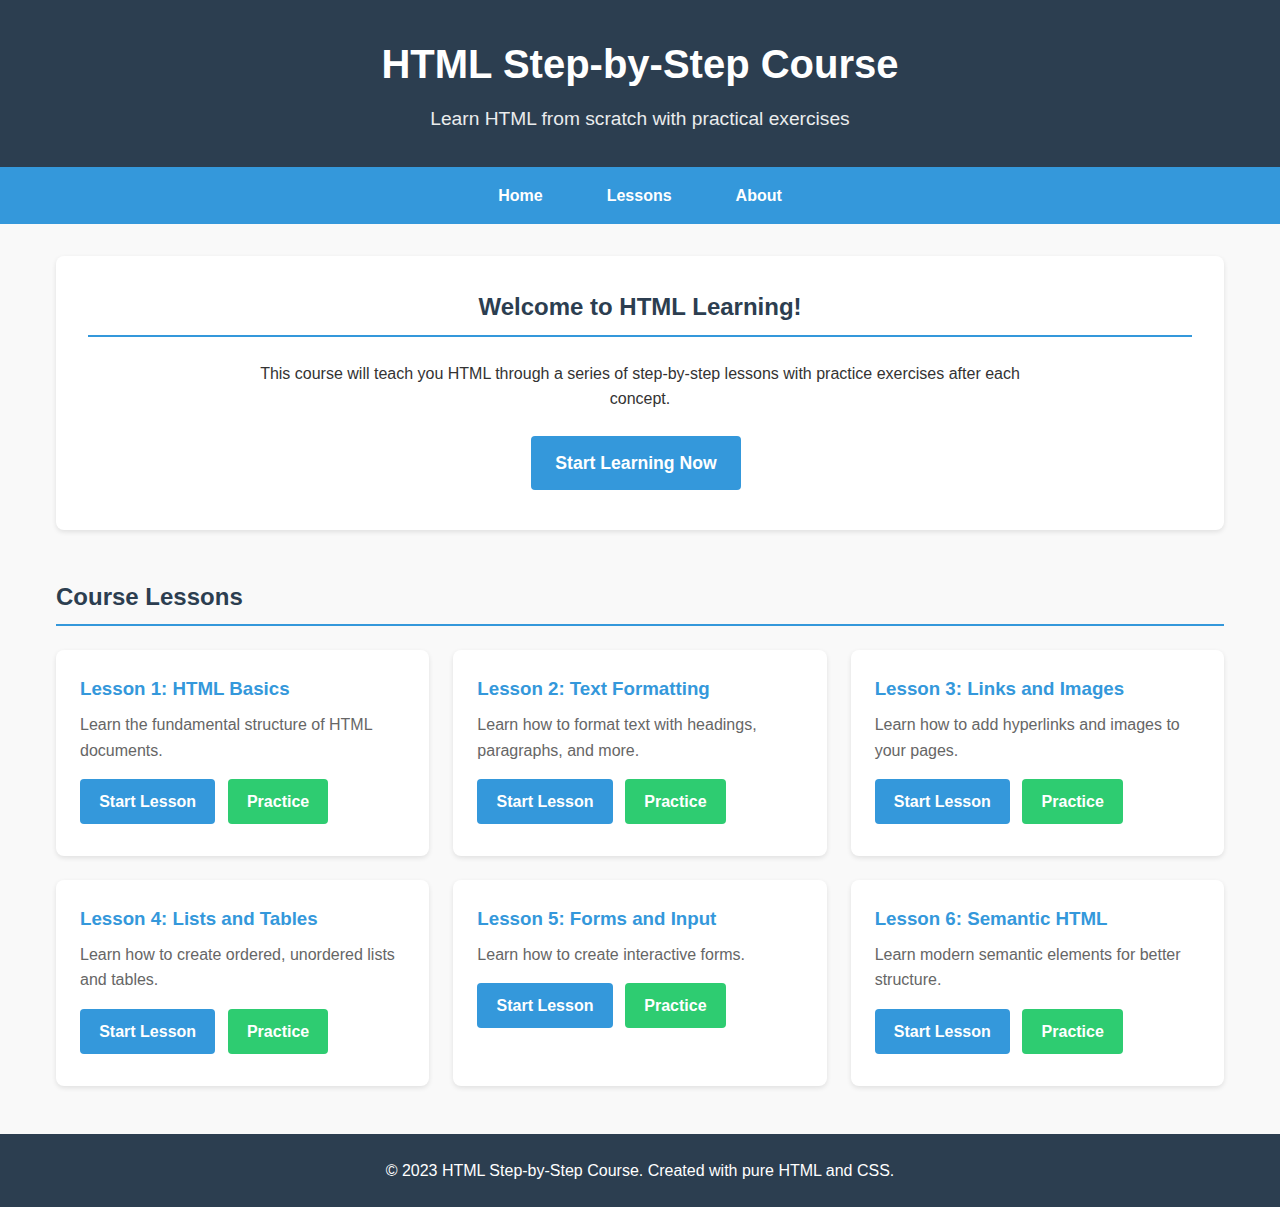
<file: index.html>
<!DOCTYPE html>
<html lang="en">
<head>
    <meta charset="UTF-8">
    <meta name="viewport" content="width=device-width, initial-scale=1.0">
    <title>HTML Step-by-Step Course</title>
    <link rel="stylesheet" href="style.css">
</head>
<body>
    <header>
        <h1>HTML Step-by-Step Course</h1>
        <p>Learn HTML from scratch with practical exercises</p>
    </header>
    
    <nav>
        <ul>
            <li><a href="index.html">Home</a></li>
            <li><a href="#lessons">Lessons</a></li>
            <li><a href="#about">About</a></li>
        </ul>
    </nav>
    
    <main>
        <section id="intro">
            <h2>Welcome to HTML Learning!</h2>
            <p>This course will teach you HTML through a series of step-by-step lessons with practice exercises after each concept.</p>
            <div class="start-button">
                <a href="lesson1.html" class="button">Start Learning Now</a>
            </div>
        </section>
        
        <section id="lessons">
            <h2>Course Lessons</h2>
            <div class="lesson-grid">
                <div class="lesson-card">
                    <h3>Lesson 1: HTML Basics</h3>
                    <p>Learn the fundamental structure of HTML documents.</p>
                    <a href="lesson1.html" class="button">Start Lesson</a>
                    <a href="exercise1.html" class="button exercise">Practice</a>
                </div>
                
                <div class="lesson-card">
                    <h3>Lesson 2: Text Formatting</h3>
                    <p>Learn how to format text with headings, paragraphs, and more.</p>
                    <a href="lesson2.html" class="button">Start Lesson</a>
                    <a href="exercise2.html" class="button exercise">Practice</a>
                </div>
                
                <div class="lesson-card">
                    <h3>Lesson 3: Links and Images</h3>
                    <p>Learn how to add hyperlinks and images to your pages.</p>
                    <a href="lesson3.html" class="button">Start Lesson</a>
                    <a href="exercise3.html" class="button exercise">Practice</a>
                </div>
                
                <div class="lesson-card">
                    <h3>Lesson 4: Lists and Tables</h3>
                    <p>Learn how to create ordered, unordered lists and tables.</p>
                    <a href="lesson4.html" class="button">Start Lesson</a>
                    <a href="exercise4.html" class="button exercise">Practice</a>
                </div>
                
                <div class="lesson-card">
                    <h3>Lesson 5: Forms and Input</h3>
                    <p>Learn how to create interactive forms.</p>
                    <a href="lesson5.html" class="button">Start Lesson</a>
                    <a href="exercise5.html" class="button exercise">Practice</a>
                </div>
                
                <div class="lesson-card">
                    <h3>Lesson 6: Semantic HTML</h3>
                    <p>Learn modern semantic elements for better structure.</p>
                    <a href="lesson6.html" class="button">Start Lesson</a>
                    <a href="exercise6.html" class="button exercise">Practice</a>
                </div>
            </div>
        </section>
    </main>
    
    <footer id="about">
        <p>© 2023 HTML Step-by-Step Course. Created with pure HTML and CSS.</p>
    </footer>
</body>
</html>
</file>
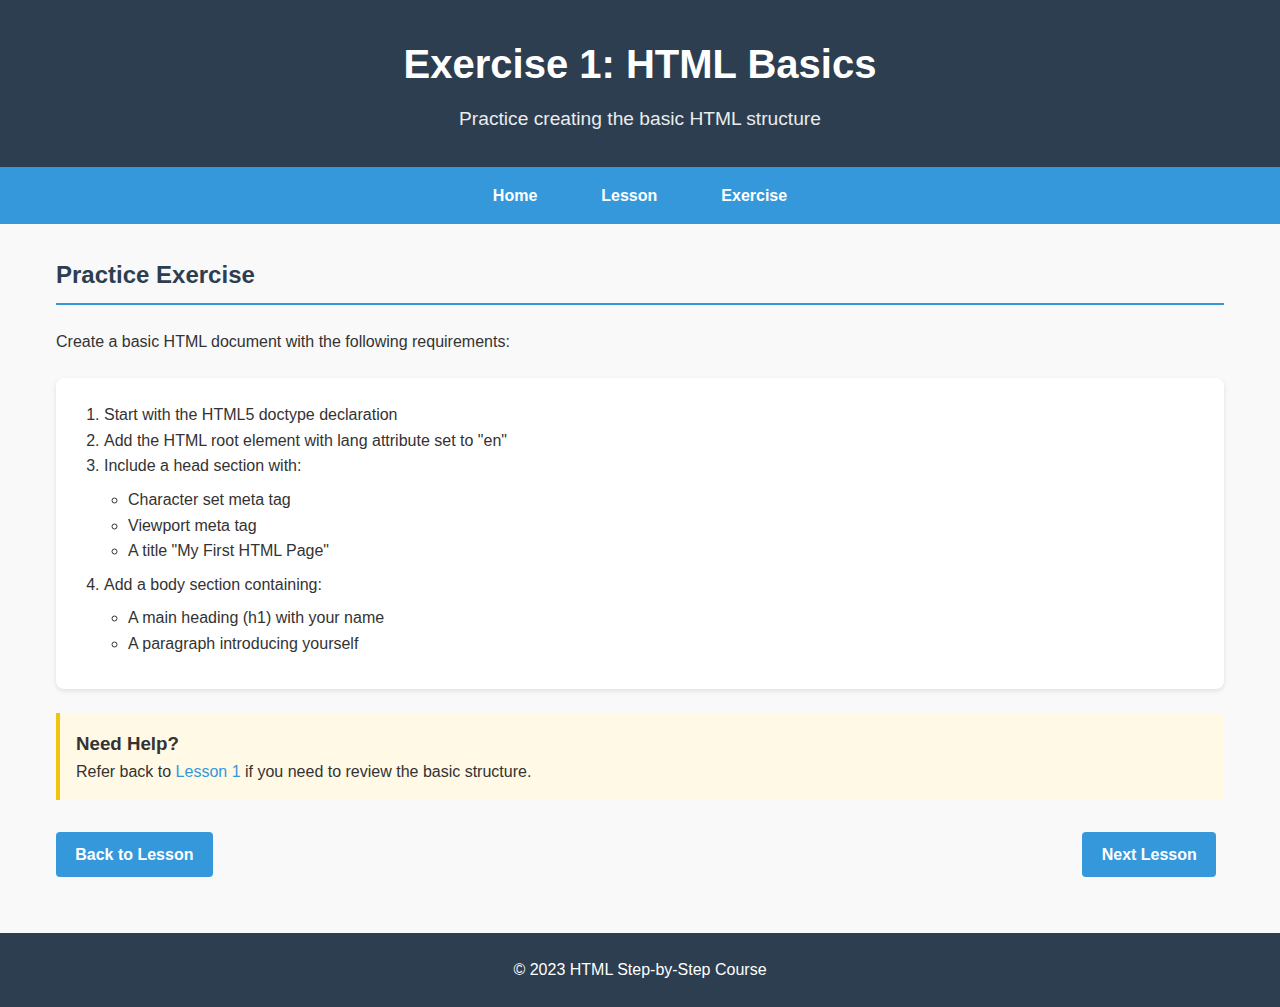
<file: exercise1.html>
<!DOCTYPE html>
<html lang="en">
<head>
    <meta charset="UTF-8">
    <meta name="viewport" content="width=device-width, initial-scale=1.0">
    <title>Exercise 1: HTML Basics | HTML Course</title>
    <link rel="stylesheet" href="style.css">
</head>
<body>
    <header>
        <h1>Exercise 1: HTML Basics</h1>
        <p>Practice creating the basic HTML structure</p>
    </header>
    
    <nav>
        <ul>
            <li><a href="index.html">Home</a></li>
            <li><a href="lesson1.html">Lesson</a></li>
            <li><a href="#exercise">Exercise</a></li>
        </ul>
    </nav>
    
    <main>
        <section id="exercise">
            <h2>Practice Exercise</h2>
            <p>Create a basic HTML document with the following requirements:</p>
            
            <div class="exercise-instructions">
                <ol>
                    <li>Start with the HTML5 doctype declaration</li>
                    <li>Add the HTML root element with lang attribute set to "en"</li>
                    <li>Include a head section with:
                        <ul>
                            <li>Character set meta tag</li>
                            <li>Viewport meta tag</li>
                            <li>A title "My First HTML Page"</li>
                        </ul>
                    </li>
                    <li>Add a body section containing:
                        <ul>
                            <li>A main heading (h1) with your name</li>
                            <li>A paragraph introducing yourself</li>
                        </ul>
                    </li>
                </ol>
            </div>
            
            <div class="exercise-hint">
                <h3>Need Help?</h3>
                <p>Refer back to <a href="lesson1.html">Lesson 1</a> if you need to review the basic structure.</p>
            </div>
            
            <div class="navigation-buttons">
                <a href="lesson1.html" class="button">Back to Lesson</a>
                <a href="lesson2.html" class="button">Next Lesson</a>
            </div>
        </section>
    </main>
    
    <footer>
        <p>© 2023 HTML Step-by-Step Course</p>
    </footer>
</body>
</html>
</file>
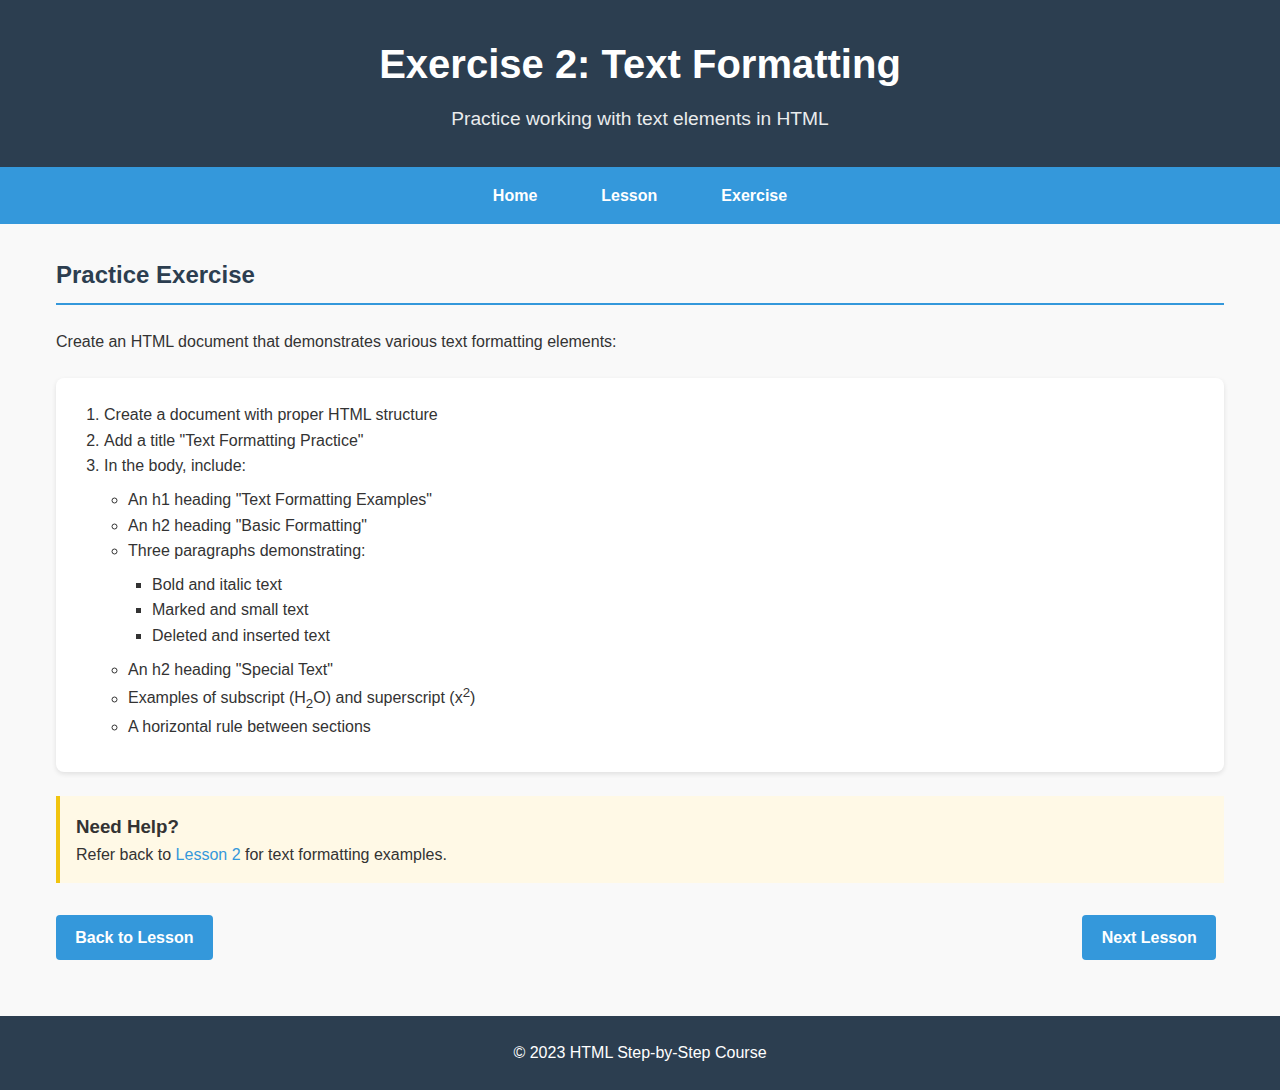
<file: exercise2.html>
<!DOCTYPE html>
<html lang="en">
<head>
    <meta charset="UTF-8">
    <meta name="viewport" content="width=device-width, initial-scale=1.0">
    <title>Exercise 2: Text Formatting | HTML Course</title>
    <link rel="stylesheet" href="style.css">
</head>
<body>
    <header>
        <h1>Exercise 2: Text Formatting</h1>
        <p>Practice working with text elements in HTML</p>
    </header>
    
    <nav>
        <ul>
            <li><a href="index.html">Home</a></li>
            <li><a href="lesson2.html">Lesson</a></li>
            <li><a href="#exercise">Exercise</a></li>
        </ul>
    </nav>
    
    <main>
        <section id="exercise">
            <h2>Practice Exercise</h2>
            <p>Create an HTML document that demonstrates various text formatting elements:</p>
            
            <div class="exercise-instructions">
                <ol>
                    <li>Create a document with proper HTML structure</li>
                    <li>Add a title "Text Formatting Practice"</li>
                    <li>In the body, include:
                        <ul>
                            <li>An h1 heading "Text Formatting Examples"</li>
                            <li>An h2 heading "Basic Formatting"</li>
                            <li>Three paragraphs demonstrating:
                                <ul>
                                    <li>Bold and italic text</li>
                                    <li>Marked and small text</li>
                                    <li>Deleted and inserted text</li>
                                </ul>
                            </li>
                            <li>An h2 heading "Special Text"</li>
                            <li>Examples of subscript (H<sub>2</sub>O) and superscript (x<sup>2</sup>)</li>
                            <li>A horizontal rule between sections</li>
                        </ul>
                    </li>
                </ol>
            </div>
            
            <div class="exercise-hint">
                <h3>Need Help?</h3>
                <p>Refer back to <a href="lesson2.html">Lesson 2</a> for text formatting examples.</p>
            </div>
            
            <div class="navigation-buttons">
                <a href="lesson2.html" class="button">Back to Lesson</a>
                <a href="lesson3.html" class="button">Next Lesson</a>
            </div>
        </section>
    </main>
    
    <footer>
        <p>© 2023 HTML Step-by-Step Course</p>
    </footer>
</body>
</html>
</file>
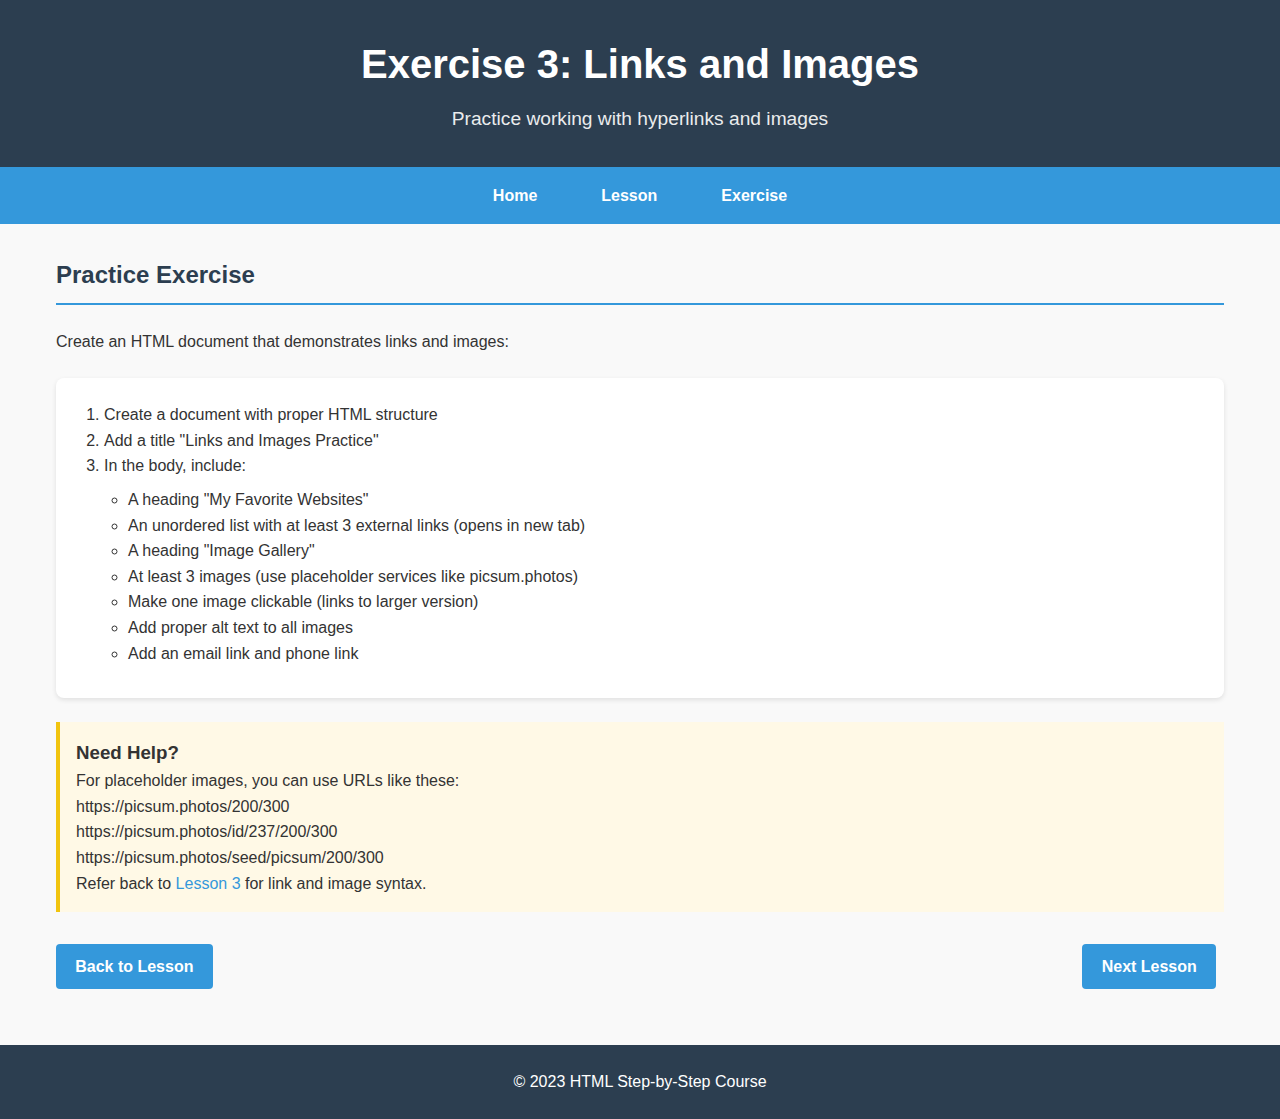
<file: exercise3.html>
<!DOCTYPE html>
<html lang="en">
<head>
    <meta charset="UTF-8">
    <meta name="viewport" content="width=device-width, initial-scale=1.0">
    <title>Exercise 3: Links and Images | HTML Course</title>
    <link rel="stylesheet" href="style.css">
</head>
<body>
    <header>
        <h1>Exercise 3: Links and Images</h1>
        <p>Practice working with hyperlinks and images</p>
    </header>
    
    <nav>
        <ul>
            <li><a href="index.html">Home</a></li>
            <li><a href="lesson3.html">Lesson</a></li>
            <li><a href="#exercise">Exercise</a></li>
        </ul>
    </nav>
    
    <main>
        <section id="exercise">
            <h2>Practice Exercise</h2>
            <p>Create an HTML document that demonstrates links and images:</p>
            
            <div class="exercise-instructions">
                <ol>
                    <li>Create a document with proper HTML structure</li>
                    <li>Add a title "Links and Images Practice"</li>
                    <li>In the body, include:
                        <ul>
                            <li>A heading "My Favorite Websites"</li>
                            <li>An unordered list with at least 3 external links (opens in new tab)</li>
                            <li>A heading "Image Gallery"</li>
                            <li>At least 3 images (use placeholder services like picsum.photos)</li>
                            <li>Make one image clickable (links to larger version)</li>
                            <li>Add proper alt text to all images</li>
                            <li>Add an email link and phone link</li>
                        </ul>
                    </li>
                </ol>
            </div>
            
            <div class="exercise-hint">
                <h3>Need Help?</h3>
                <p>For placeholder images, you can use URLs like these:
                <br>https://picsum.photos/200/300
                <br>https://picsum.photos/id/237/200/300
                <br>https://picsum.photos/seed/picsum/200/300</p>
                <p>Refer back to <a href="lesson3.html">Lesson 3</a> for link and image syntax.</p>
            </div>
            
            <div class="navigation-buttons">
                <a href="lesson3.html" class="button">Back to Lesson</a>
                <a href="lesson4.html" class="button">Next Lesson</a>
            </div>
        </section>
    </main>
    
    <footer>
        <p>© 2023 HTML Step-by-Step Course</p>
    </footer>
</body>
</html>
</file>
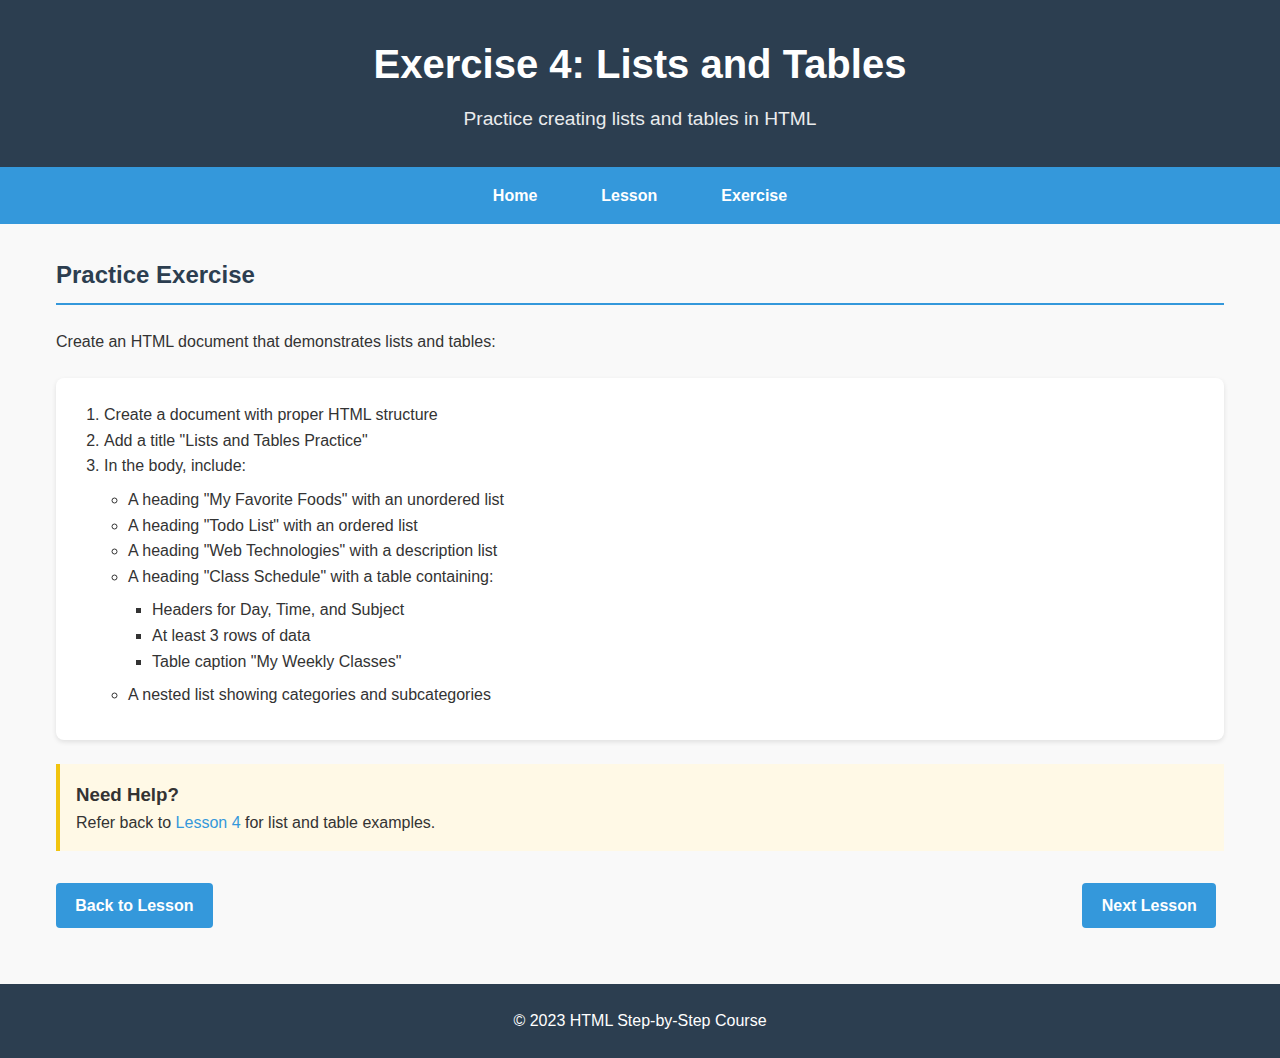
<file: exercise4.html>
<!DOCTYPE html>
<html lang="en">
<head>
    <meta charset="UTF-8">
    <meta name="viewport" content="width=device-width, initial-scale=1.0">
    <title>Exercise 4: Lists and Tables | HTML Course</title>
    <link rel="stylesheet" href="style.css">
</head>
<body>
    <header>
        <h1>Exercise 4: Lists and Tables</h1>
        <p>Practice creating lists and tables in HTML</p>
    </header>
    
    <nav>
        <ul>
            <li><a href="index.html">Home</a></li>
            <li><a href="lesson4.html">Lesson</a></li>
            <li><a href="#exercise">Exercise</a></li>
        </ul>
    </nav>
    
    <main>
        <section id="exercise">
            <h2>Practice Exercise</h2>
            <p>Create an HTML document that demonstrates lists and tables:</p>
            
            <div class="exercise-instructions">
                <ol>
                    <li>Create a document with proper HTML structure</li>
                    <li>Add a title "Lists and Tables Practice"</li>
                    <li>In the body, include:
                        <ul>
                            <li>A heading "My Favorite Foods" with an unordered list</li>
                            <li>A heading "Todo List" with an ordered list</li>
                            <li>A heading "Web Technologies" with a description list</li>
                            <li>A heading "Class Schedule" with a table containing:
                                <ul>
                                    <li>Headers for Day, Time, and Subject</li>
                                    <li>At least 3 rows of data</li>
                                    <li>Table caption "My Weekly Classes"</li>
                                </ul>
                            </li>
                            <li>A nested list showing categories and subcategories</li>
                        </ul>
                    </li>
                </ol>
            </div>
            
            <div class="exercise-hint">
                <h3>Need Help?</h3>
                <p>Refer back to <a href="lesson4.html">Lesson 4</a> for list and table examples.</p>
            </div>
            
            <div class="navigation-buttons">
                <a href="lesson4.html" class="button">Back to Lesson</a>
                <a href="lesson5.html" class="button">Next Lesson</a>
            </div>
        </section>
    </main>
    
    <footer>
        <p>© 2023 HTML Step-by-Step Course</p>
    </footer>
</body>
</html>
</file>
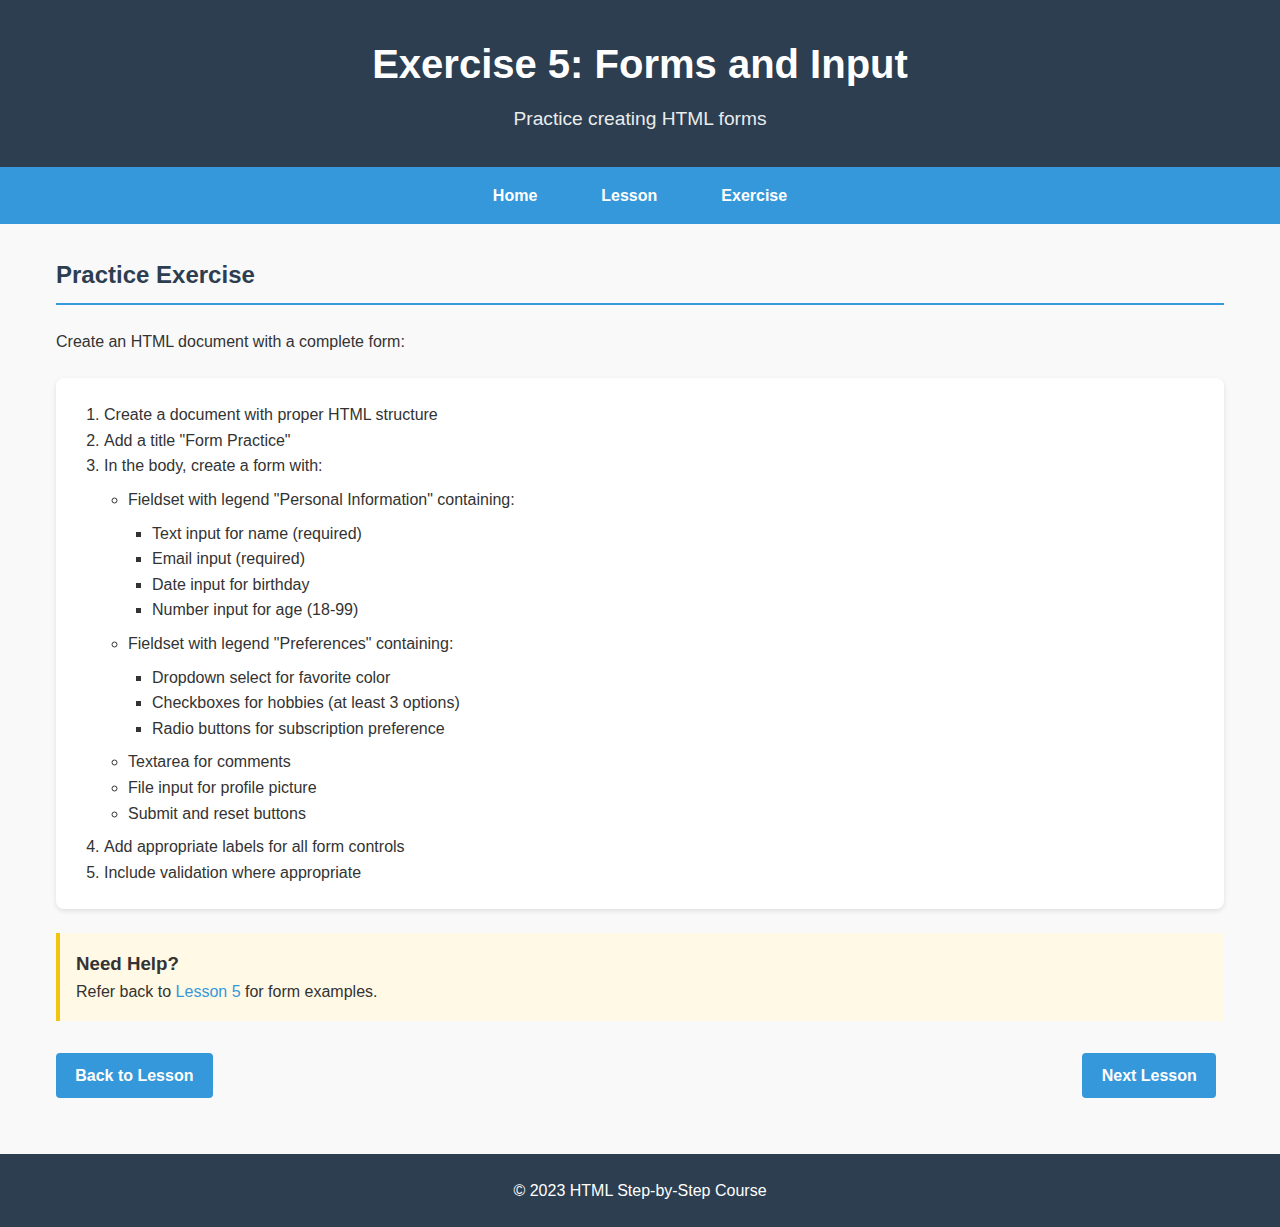
<file: exercise5.html>
<!DOCTYPE html>
<html lang="en">
<head>
    <meta charset="UTF-8">
    <meta name="viewport" content="width=device-width, initial-scale=1.0">
    <title>Exercise 5: Forms and Input | HTML Course</title>
    <link rel="stylesheet" href="style.css">
</head>
<body>
    <header>
        <h1>Exercise 5: Forms and Input</h1>
        <p>Practice creating HTML forms</p>
    </header>
    
    <nav>
        <ul>
            <li><a href="index.html">Home</a></li>
            <li><a href="lesson5.html">Lesson</a></li>
            <li><a href="#exercise">Exercise</a></li>
        </ul>
    </nav>
    
    <main>
        <section id="exercise">
            <h2>Practice Exercise</h2>
            <p>Create an HTML document with a complete form:</p>
            
            <div class="exercise-instructions">
                <ol>
                    <li>Create a document with proper HTML structure</li>
                    <li>Add a title "Form Practice"</li>
                    <li>In the body, create a form with:
                        <ul>
                            <li>Fieldset with legend "Personal Information" containing:
                                <ul>
                                    <li>Text input for name (required)</li>
                                    <li>Email input (required)</li>
                                    <li>Date input for birthday</li>
                                    <li>Number input for age (18-99)</li>
                                </ul>
                            </li>
                            <li>Fieldset with legend "Preferences" containing:
                                <ul>
                                    <li>Dropdown select for favorite color</li>
                                    <li>Checkboxes for hobbies (at least 3 options)</li>
                                    <li>Radio buttons for subscription preference</li>
                                </ul>
                            </li>
                            <li>Textarea for comments</li>
                            <li>File input for profile picture</li>
                            <li>Submit and reset buttons</li>
                        </ul>
                    </li>
                    <li>Add appropriate labels for all form controls</li>
                    <li>Include validation where appropriate</li>
                </ol>
            </div>
            
            <div class="exercise-hint">
                <h3>Need Help?</h3>
                <p>Refer back to <a href="lesson5.html">Lesson 5</a> for form examples.</p>
            </div>
            
            <div class="navigation-buttons">
                <a href="lesson5.html" class="button">Back to Lesson</a>
                <a href="lesson6.html" class="button">Next Lesson</a>
            </div>
        </section>
    </main>
    
    <footer>
        <p>© 2023 HTML Step-by-Step Course</p>
    </footer>
</body>
</html>
</file>
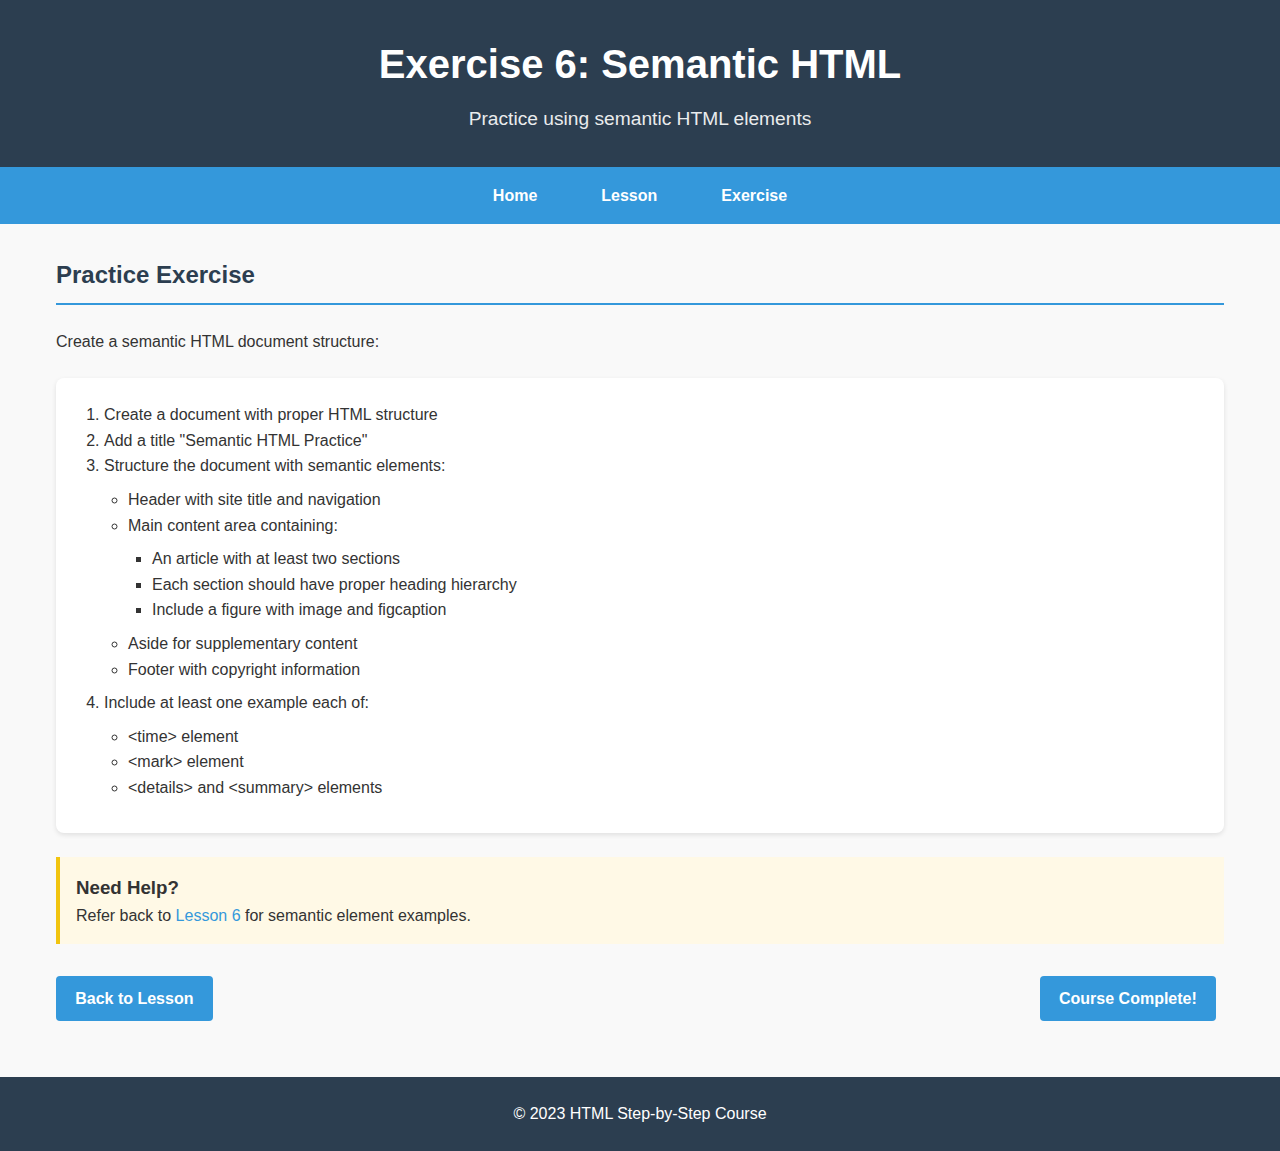
<file: exercise6.html>
<!DOCTYPE html>
<html lang="en">
<head>
    <meta charset="UTF-8">
    <meta name="viewport" content="width=device-width, initial-scale=1.0">
    <title>Exercise 6: Semantic HTML | HTML Course</title>
    <link rel="stylesheet" href="style.css">
</head>
<body>
    <header>
        <h1>Exercise 6: Semantic HTML</h1>
        <p>Practice using semantic HTML elements</p>
    </header>
    
    <nav>
        <ul>
            <li><a href="index.html">Home</a></li>
            <li><a href="lesson6.html">Lesson</a></li>
            <li><a href="#exercise">Exercise</a></li>
        </ul>
    </nav>
    
    <main>
        <section id="exercise">
            <h2>Practice Exercise</h2>
            <p>Create a semantic HTML document structure:</p>
            
            <div class="exercise-instructions">
                <ol>
                    <li>Create a document with proper HTML structure</li>
                    <li>Add a title "Semantic HTML Practice"</li>
                    <li>Structure the document with semantic elements:
                        <ul>
                            <li>Header with site title and navigation</li>
                            <li>Main content area containing:
                                <ul>
                                    <li>An article with at least two sections</li>
                                    <li>Each section should have proper heading hierarchy</li>
                                    <li>Include a figure with image and figcaption</li>
                                </ul>
                            </li>
                            <li>Aside for supplementary content</li>
                            <li>Footer with copyright information</li>
                        </ul>
                    </li>
                    <li>Include at least one example each of:
                        <ul>
                            <li>&lt;time&gt; element</li>
                            <li>&lt;mark&gt; element</li>
                            <li>&lt;details&gt; and &lt;summary&gt; elements</li>
                        </ul>
                    </li>
                </ol>
            </div>
            
            <div class="exercise-hint">
                <h3>Need Help?</h3>
                <p>Refer back to <a href="lesson6.html">Lesson 6</a> for semantic element examples.</p>
            </div>
            
            <div class="navigation-buttons">
                <a href="lesson6.html" class="button">Back to Lesson</a>
                <a href="index.html" class="button">Course Complete!</a>
            </div>
        </section>
    </main>
    
    <footer>
        <p>© 2023 HTML Step-by-Step Course</p>
    </footer>
</body>
</html>
</file>
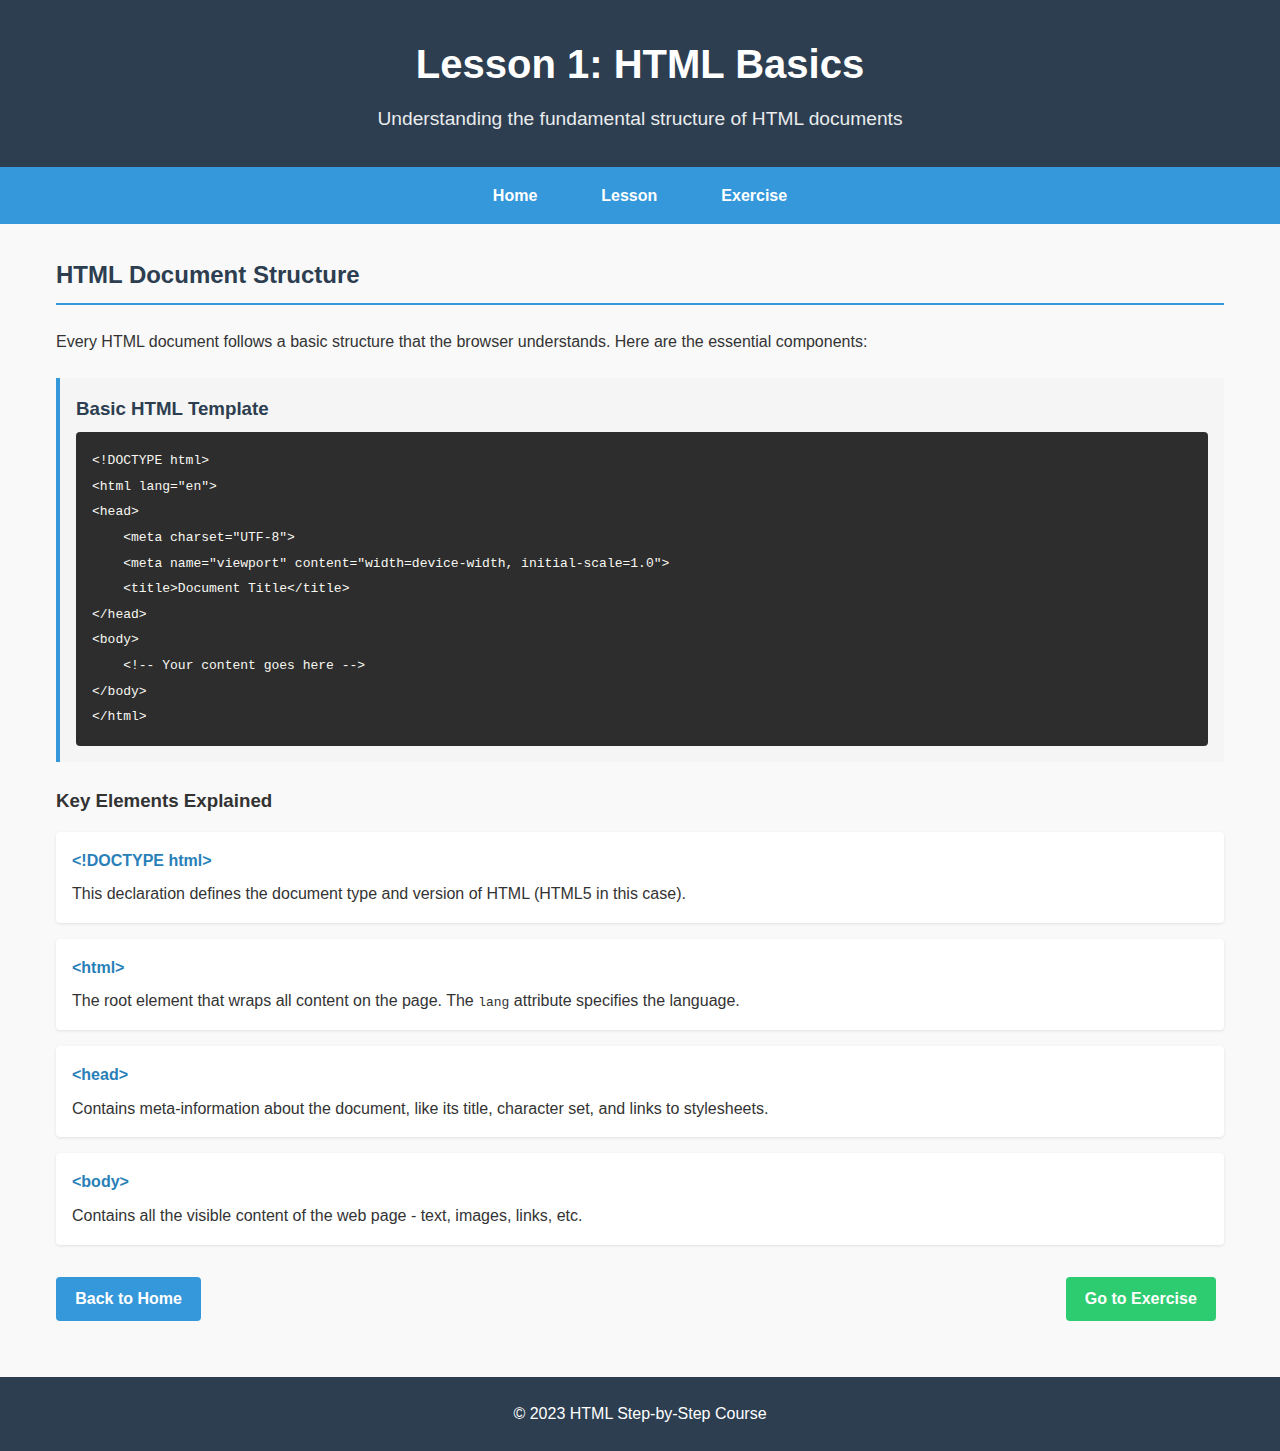
<file: lesson1.html>
<!DOCTYPE html>
<html lang="en">
<head>
    <meta charset="UTF-8">
    <meta name="viewport" content="width=device-width, initial-scale=1.0">
    <title>Lesson 1: HTML Basics | HTML Course</title>
    <link rel="stylesheet" href="style.css">
</head>
<body>
    <header>
        <h1>Lesson 1: HTML Basics</h1>
        <p>Understanding the fundamental structure of HTML documents</p>
    </header>
    
    <nav>
        <ul>
            <li><a href="index.html">Home</a></li>
            <li><a href="#lesson">Lesson</a></li>
            <li><a href="#exercise">Exercise</a></li>
        </ul>
    </nav>
    
    <main>
        <section id="lesson">
            <h2>HTML Document Structure</h2>
            <p>Every HTML document follows a basic structure that the browser understands. Here are the essential components:</p>
            
            <div class="code-example">
                <h3>Basic HTML Template</h3>
                <pre><code>&lt;!DOCTYPE html&gt;
&lt;html lang="en"&gt;
&lt;head&gt;
    &lt;meta charset="UTF-8"&gt;
    &lt;meta name="viewport" content="width=device-width, initial-scale=1.0"&gt;
    &lt;title&gt;Document Title&lt;/title&gt;
&lt;/head&gt;
&lt;body&gt;
    &lt;!-- Your content goes here --&gt;
&lt;/body&gt;
&lt;/html&gt;</code></pre>
            </div>
            
            <h3>Key Elements Explained</h3>
            <div class="concept">
                <h4>&lt;!DOCTYPE html&gt;</h4>
                <p>This declaration defines the document type and version of HTML (HTML5 in this case).</p>
            </div>
            
            <div class="concept">
                <h4>&lt;html&gt;</h4>
                <p>The root element that wraps all content on the page. The <code>lang</code> attribute specifies the language.</p>
            </div>
            
            <div class="concept">
                <h4>&lt;head&gt;</h4>
                <p>Contains meta-information about the document, like its title, character set, and links to stylesheets.</p>
            </div>
            
            <div class="concept">
                <h4>&lt;body&gt;</h4>
                <p>Contains all the visible content of the web page - text, images, links, etc.</p>
            </div>
            
            <div class="navigation-buttons">
                <a href="index.html" class="button">Back to Home</a>
                <a href="exercise1.html" class="button exercise">Go to Exercise</a>
            </div>
        </section>
    </main>
    
    <footer>
        <p>© 2023 HTML Step-by-Step Course</p>
    </footer>
</body>
</html>
</file>
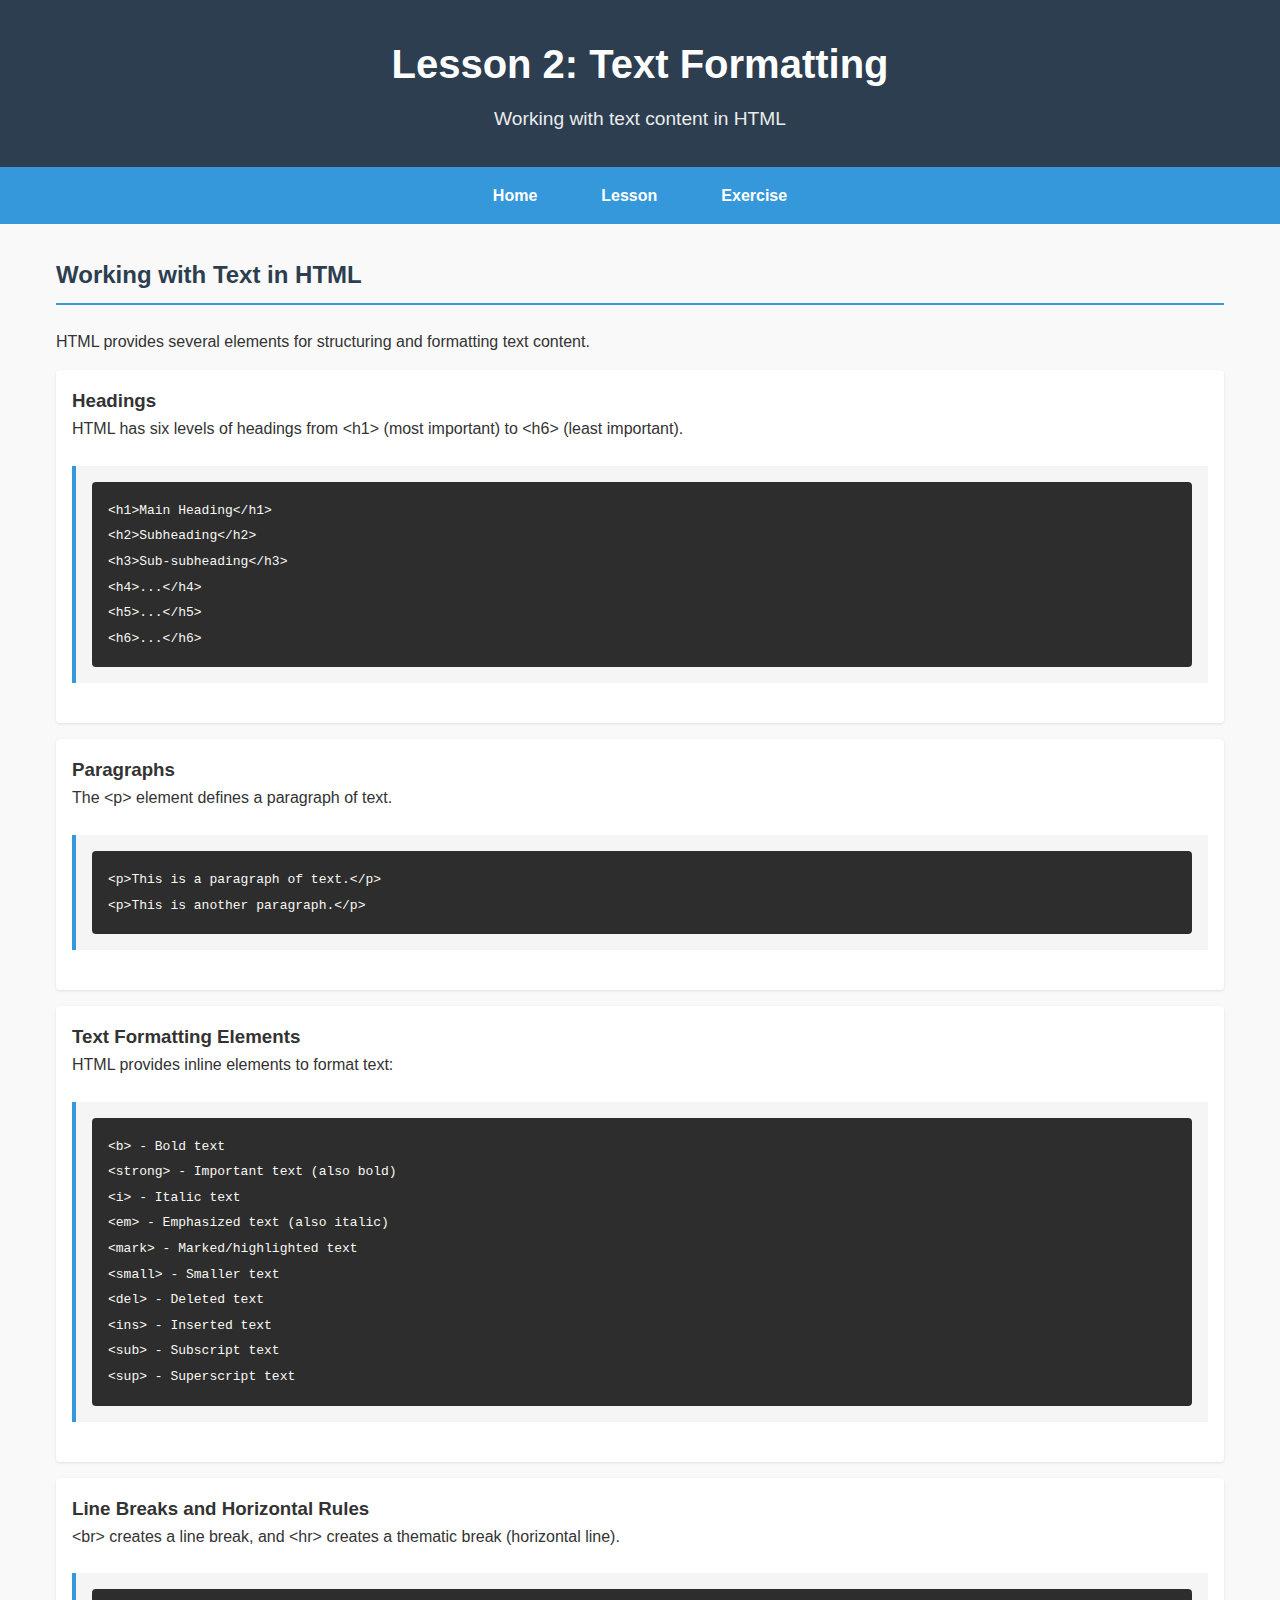
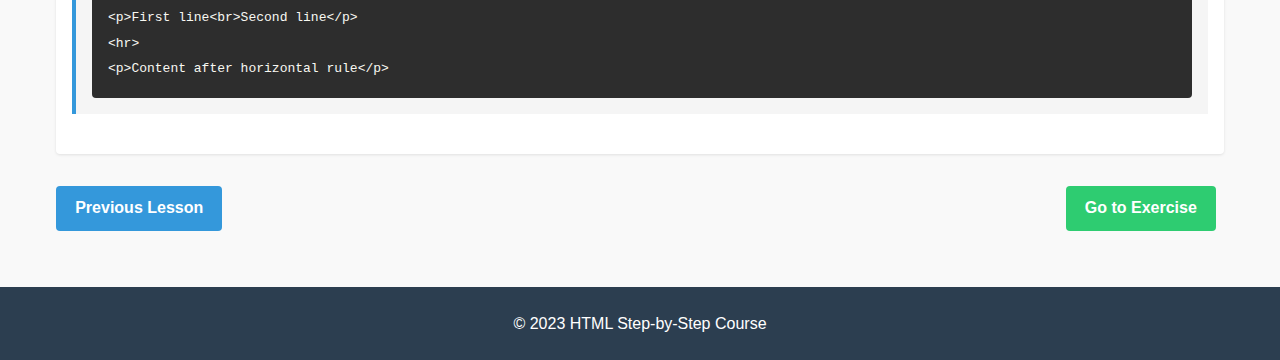
<file: lesson2.html>
<!DOCTYPE html>
<html lang="en">
<head>
    <meta charset="UTF-8">
    <meta name="viewport" content="width=device-width, initial-scale=1.0">
    <title>Lesson 2: Text Formatting | HTML Course</title>
    <link rel="stylesheet" href="style.css">
</head>
<body>
    <header>
        <h1>Lesson 2: Text Formatting</h1>
        <p>Working with text content in HTML</p>
    </header>
    
    <nav>
        <ul>
            <li><a href="index.html">Home</a></li>
            <li><a href="#lesson">Lesson</a></li>
            <li><a href="#exercise">Exercise</a></li>
        </ul>
    </nav>
    
    <main>
        <section id="lesson">
            <h2>Working with Text in HTML</h2>
            <p>HTML provides several elements for structuring and formatting text content.</p>
            
            <div class="concept">
                <h3>Headings</h3>
                <p>HTML has six levels of headings from &lt;h1&gt; (most important) to &lt;h6&gt; (least important).</p>
                <div class="code-example">
                    <pre><code>&lt;h1&gt;Main Heading&lt;/h1&gt;
&lt;h2&gt;Subheading&lt;/h2&gt;
&lt;h3&gt;Sub-subheading&lt;/h3&gt;
&lt;h4&gt;...&lt;/h4&gt;
&lt;h5&gt;...&lt;/h5&gt;
&lt;h6&gt;...&lt;/h6&gt;</code></pre>
                </div>
            </div>
            
            <div class="concept">
                <h3>Paragraphs</h3>
                <p>The &lt;p&gt; element defines a paragraph of text.</p>
                <div class="code-example">
                    <pre><code>&lt;p&gt;This is a paragraph of text.&lt;/p&gt;
&lt;p&gt;This is another paragraph.&lt;/p&gt;</code></pre>
                </div>
            </div>
            
            <div class="concept">
                <h3>Text Formatting Elements</h3>
                <p>HTML provides inline elements to format text:</p>
                <div class="code-example">
                    <pre><code>&lt;b&gt; - Bold text
&lt;strong&gt; - Important text (also bold)
&lt;i&gt; - Italic text
&lt;em&gt; - Emphasized text (also italic)
&lt;mark&gt; - Marked/highlighted text
&lt;small&gt; - Smaller text
&lt;del&gt; - Deleted text
&lt;ins&gt; - Inserted text
&lt;sub&gt; - Subscript text
&lt;sup&gt; - Superscript text</code></pre>
                </div>
            </div>
            
            <div class="concept">
                <h3>Line Breaks and Horizontal Rules</h3>
                <p>&lt;br&gt; creates a line break, and &lt;hr&gt; creates a thematic break (horizontal line).</p>
                <div class="code-example">
                    <pre><code>&lt;p&gt;First line&lt;br&gt;Second line&lt;/p&gt;
&lt;hr&gt;
&lt;p&gt;Content after horizontal rule&lt;/p&gt;</code></pre>
                </div>
            </div>
            
            <div class="navigation-buttons">
                <a href="lesson1.html" class="button">Previous Lesson</a>
                <a href="exercise2.html" class="button exercise">Go to Exercise</a>
            </div>
        </section>
    </main>
    
    <footer>
        <p>© 2023 HTML Step-by-Step Course</p>
    </footer>
</body>
</html>
</file>
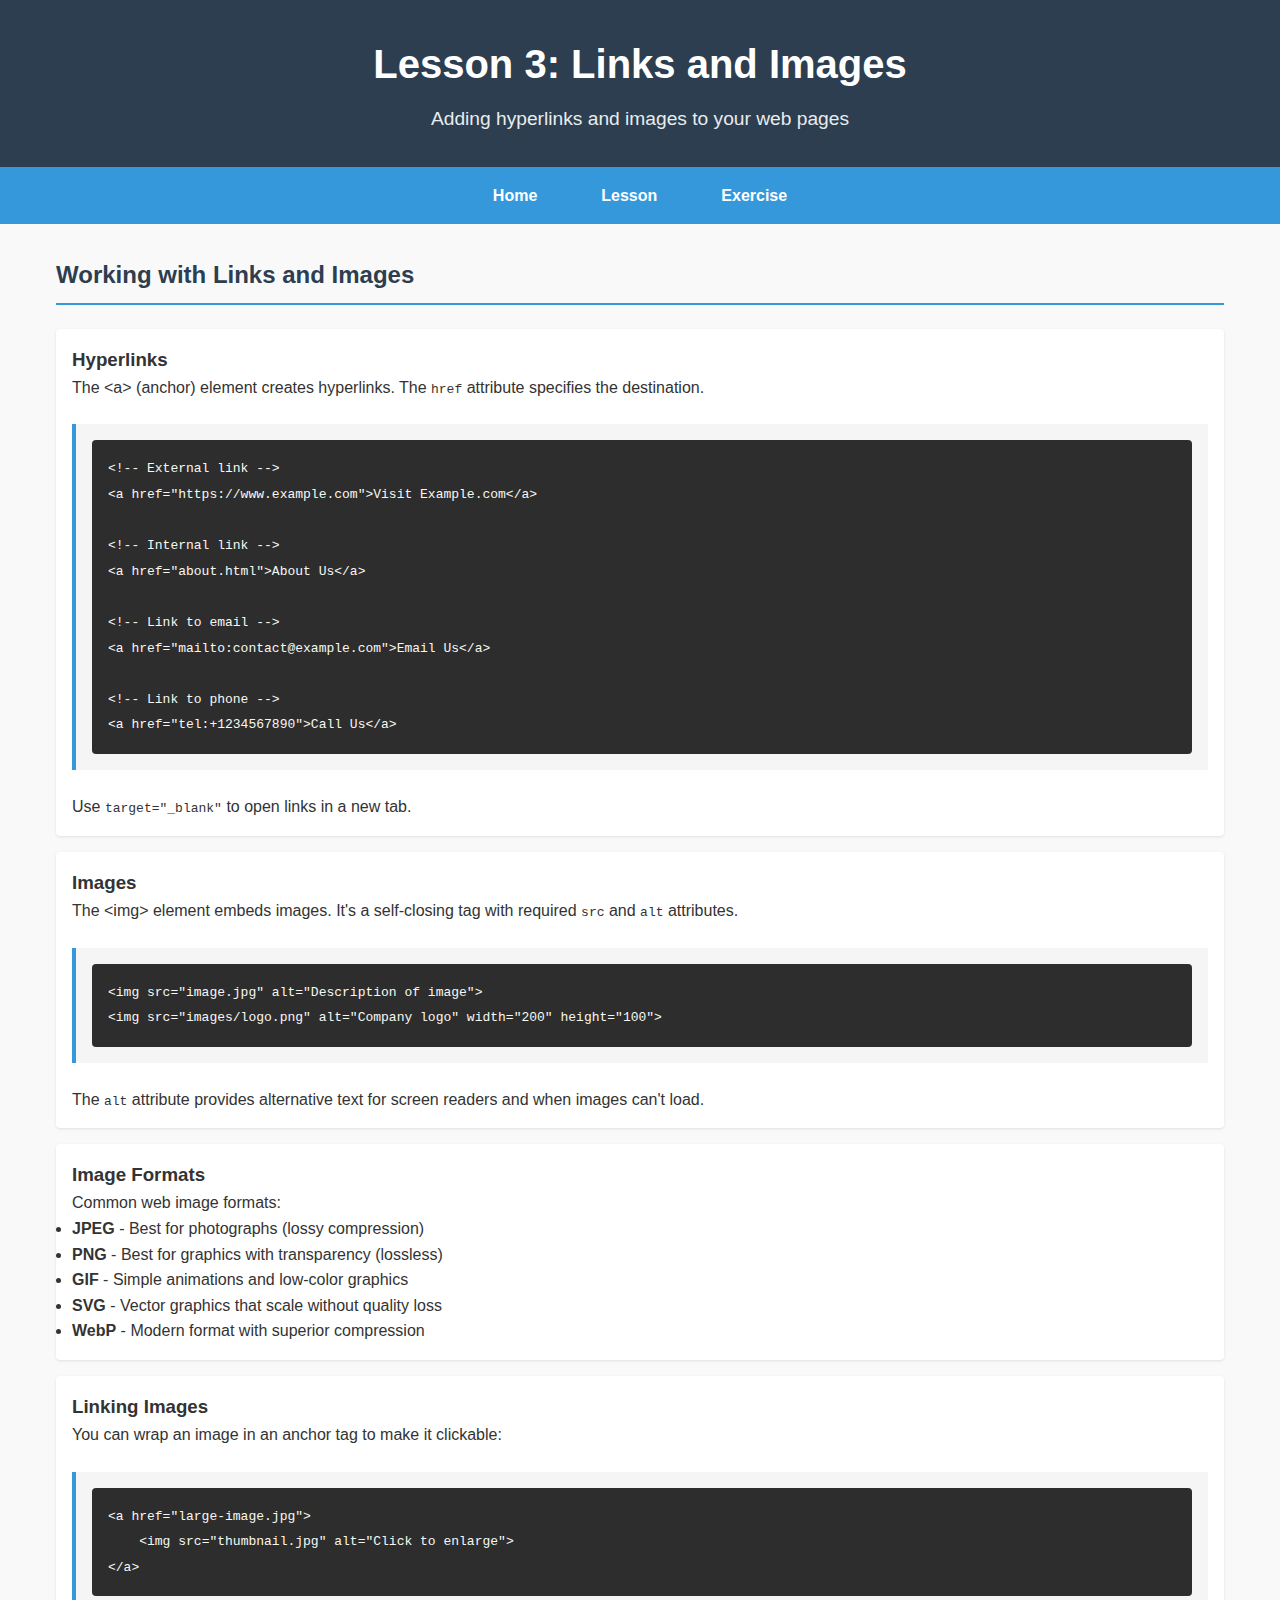
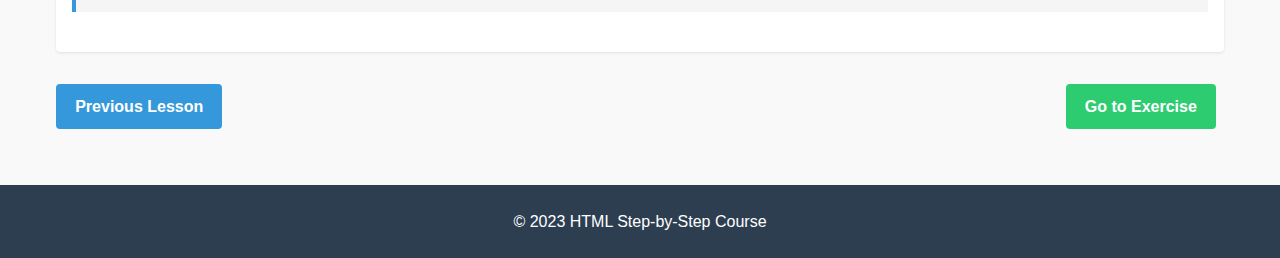
<file: lesson3.html>
<!DOCTYPE html>
<html lang="en">
<head>
    <meta charset="UTF-8">
    <meta name="viewport" content="width=device-width, initial-scale=1.0">
    <title>Lesson 3: Links and Images | HTML Course</title>
    <link rel="stylesheet" href="style.css">
</head>
<body>
    <header>
        <h1>Lesson 3: Links and Images</h1>
        <p>Adding hyperlinks and images to your web pages</p>
    </header>
    
    <nav>
        <ul>
            <li><a href="index.html">Home</a></li>
            <li><a href="#lesson">Lesson</a></li>
            <li><a href="#exercise">Exercise</a></li>
        </ul>
    </nav>
    
    <main>
        <section id="lesson">
            <h2>Working with Links and Images</h2>
            
            <div class="concept">
                <h3>Hyperlinks</h3>
                <p>The &lt;a&gt; (anchor) element creates hyperlinks. The <code>href</code> attribute specifies the destination.</p>
                <div class="code-example">
                    <pre><code>&lt;!-- External link --&gt;
&lt;a href="https://www.example.com"&gt;Visit Example.com&lt;/a&gt;

&lt;!-- Internal link --&gt;
&lt;a href="about.html"&gt;About Us&lt;/a&gt;

&lt;!-- Link to email --&gt;
&lt;a href="mailto:contact@example.com"&gt;Email Us&lt;/a&gt;

&lt;!-- Link to phone --&gt;
&lt;a href="tel:+1234567890"&gt;Call Us&lt;/a&gt;</code></pre>
                </div>
                <p>Use <code>target="_blank"</code> to open links in a new tab.</p>
            </div>
            
            <div class="concept">
                <h3>Images</h3>
                <p>The &lt;img&gt; element embeds images. It's a self-closing tag with required <code>src</code> and <code>alt</code> attributes.</p>
                <div class="code-example">
                    <pre><code>&lt;img src="image.jpg" alt="Description of image"&gt;
&lt;img src="images/logo.png" alt="Company logo" width="200" height="100"&gt;</code></pre>
                </div>
                <p>The <code>alt</code> attribute provides alternative text for screen readers and when images can't load.</p>
            </div>
            
            <div class="concept">
                <h3>Image Formats</h3>
                <p>Common web image formats:</p>
                <ul>
                    <li><strong>JPEG</strong> - Best for photographs (lossy compression)</li>
                    <li><strong>PNG</strong> - Best for graphics with transparency (lossless)</li>
                    <li><strong>GIF</strong> - Simple animations and low-color graphics</li>
                    <li><strong>SVG</strong> - Vector graphics that scale without quality loss</li>
                    <li><strong>WebP</strong> - Modern format with superior compression</li>
                </ul>
            </div>
            
            <div class="concept">
                <h3>Linking Images</h3>
                <p>You can wrap an image in an anchor tag to make it clickable:</p>
                <div class="code-example">
                    <pre><code>&lt;a href="large-image.jpg"&gt;
    &lt;img src="thumbnail.jpg" alt="Click to enlarge"&gt;
&lt;/a&gt;</code></pre>
                </div>
            </div>
            
            <div class="navigation-buttons">
                <a href="lesson2.html" class="button">Previous Lesson</a>
                <a href="exercise3.html" class="button exercise">Go to Exercise</a>
            </div>
        </section>
    </main>
    
    <footer>
        <p>© 2023 HTML Step-by-Step Course</p>
    </footer>
</body>
</html>
</file>
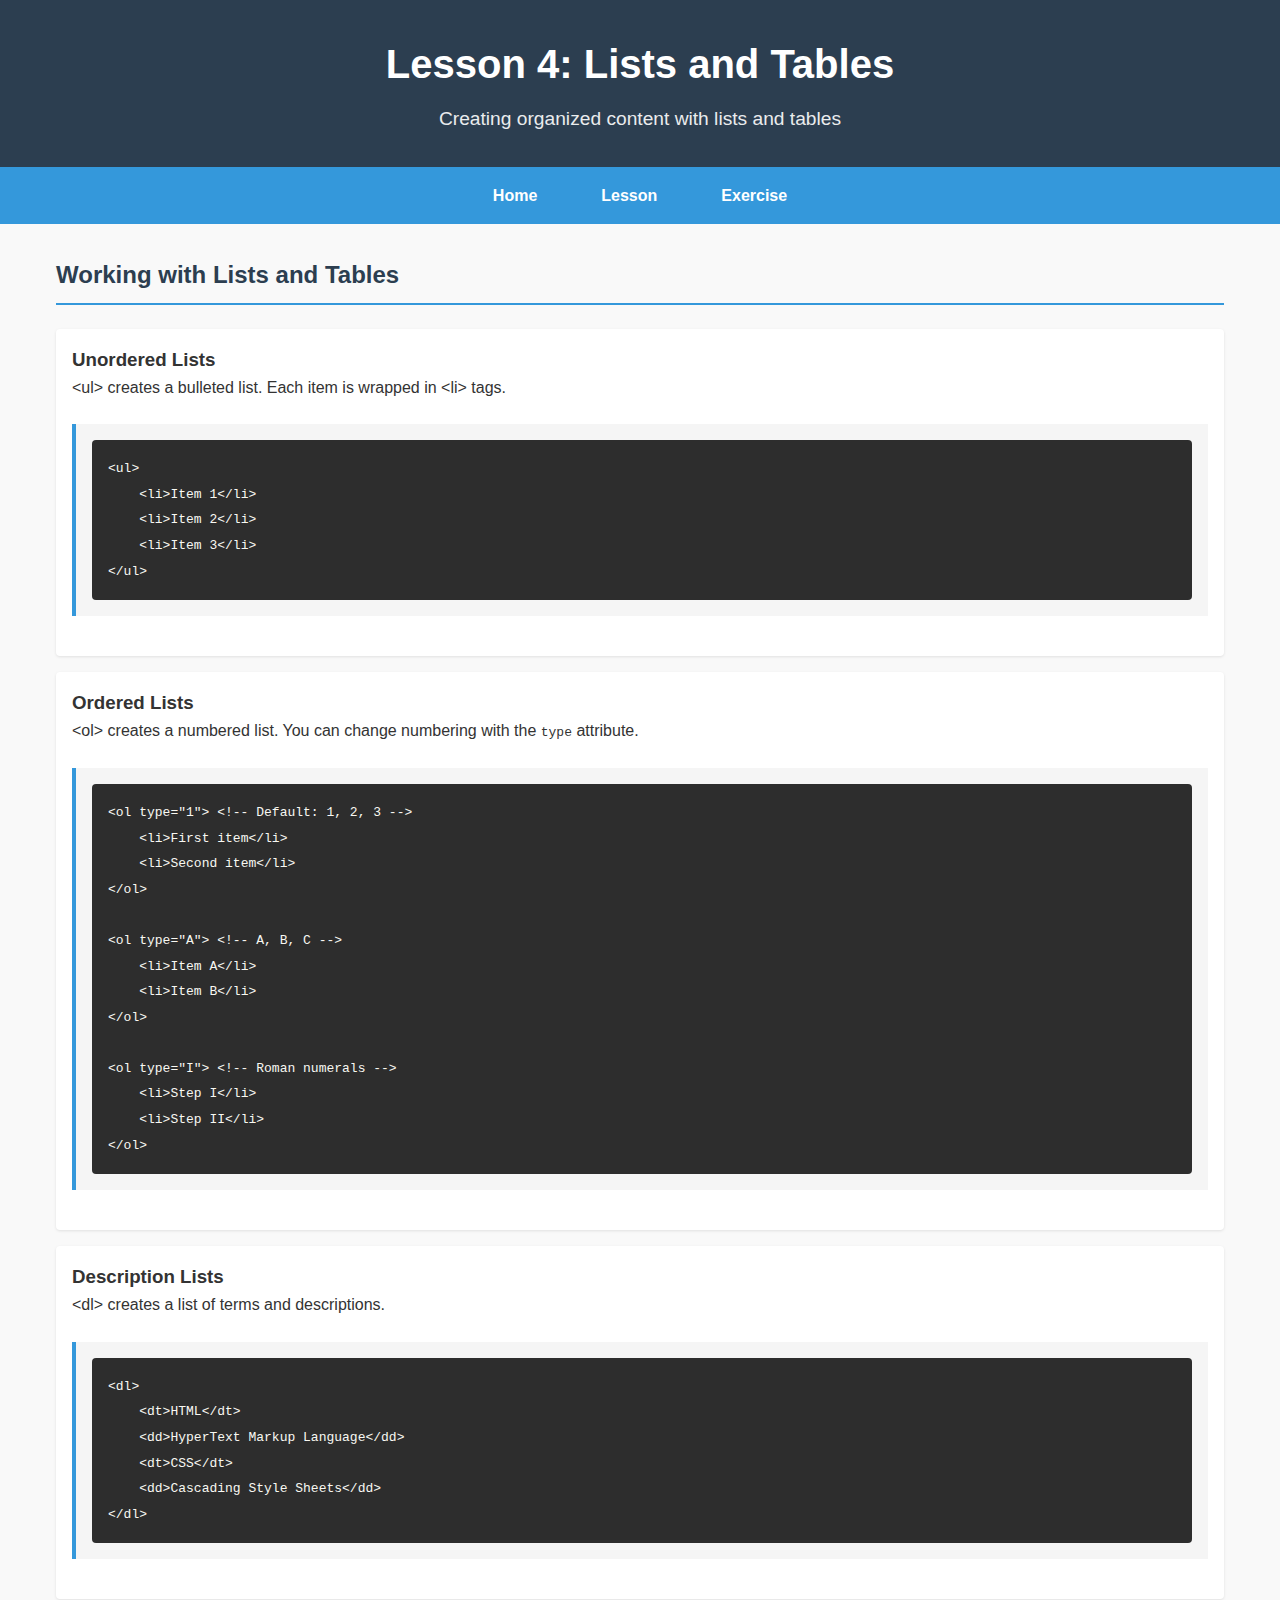
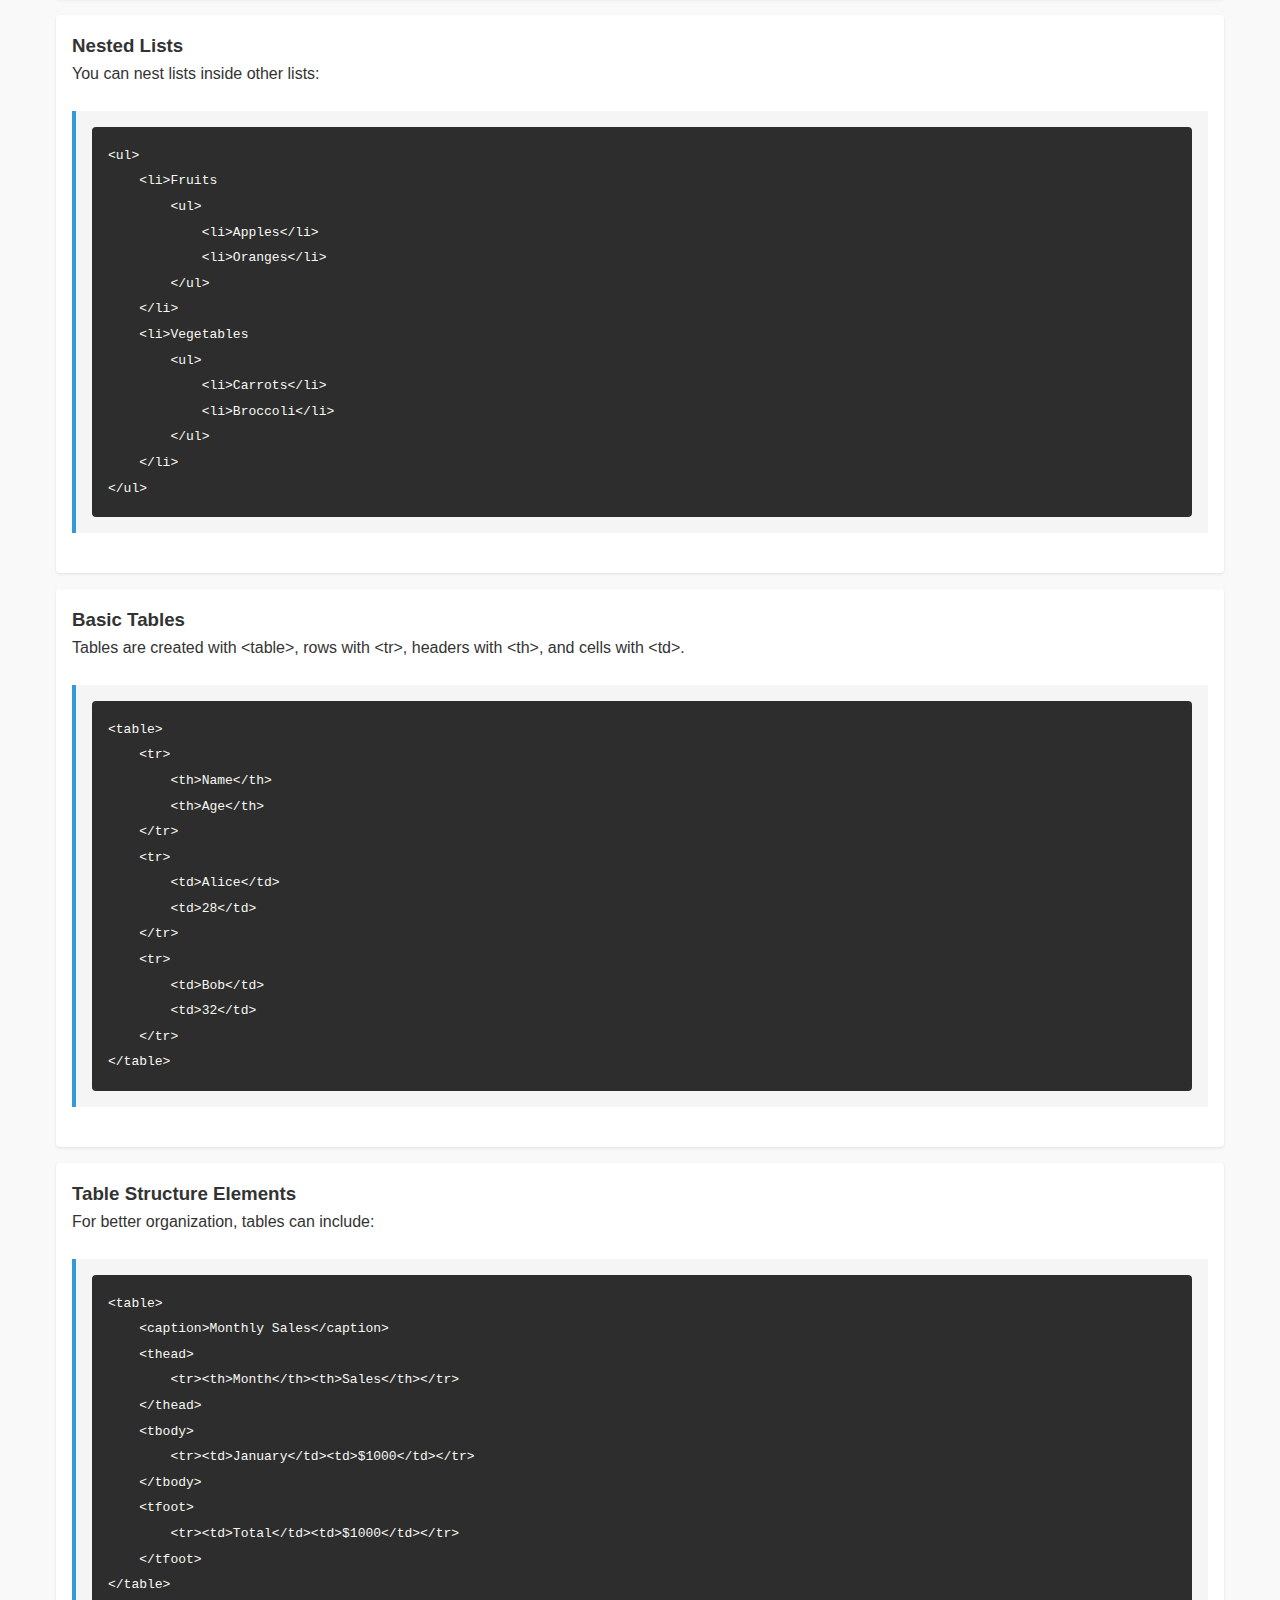
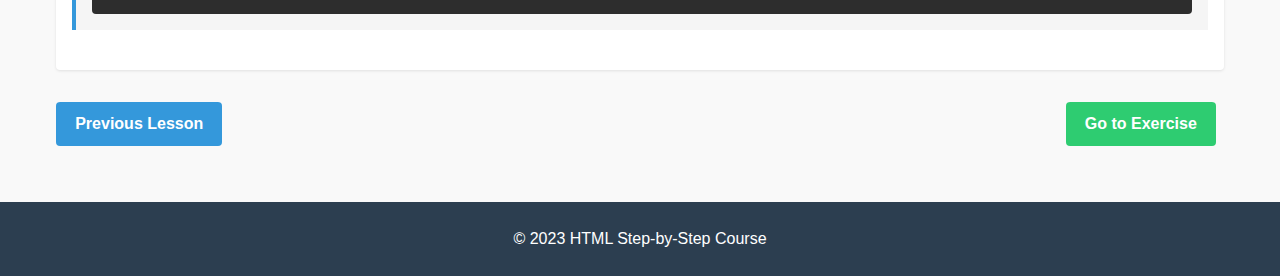
<file: lesson4.html>
<!DOCTYPE html>
<html lang="en">
<head>
    <meta charset="UTF-8">
    <meta name="viewport" content="width=device-width, initial-scale=1.0">
    <title>Lesson 4: Lists and Tables | HTML Course</title>
    <link rel="stylesheet" href="style.css">
</head>
<body>
    <header>
        <h1>Lesson 4: Lists and Tables</h1>
        <p>Creating organized content with lists and tables</p>
    </header>
    
    <nav>
        <ul>
            <li><a href="index.html">Home</a></li>
            <li><a href="#lesson">Lesson</a></li>
            <li><a href="#exercise">Exercise</a></li>
        </ul>
    </nav>
    
    <main>
        <section id="lesson">
            <h2>Working with Lists and Tables</h2>
            
            <div class="concept">
                <h3>Unordered Lists</h3>
                <p>&lt;ul&gt; creates a bulleted list. Each item is wrapped in &lt;li&gt; tags.</p>
                <div class="code-example">
                    <pre><code>&lt;ul&gt;
    &lt;li&gt;Item 1&lt;/li&gt;
    &lt;li&gt;Item 2&lt;/li&gt;
    &lt;li&gt;Item 3&lt;/li&gt;
&lt;/ul&gt;</code></pre>
                </div>
            </div>
            
            <div class="concept">
                <h3>Ordered Lists</h3>
                <p>&lt;ol&gt; creates a numbered list. You can change numbering with the <code>type</code> attribute.</p>
                <div class="code-example">
                    <pre><code>&lt;ol type="1"&gt; &lt;!-- Default: 1, 2, 3 --&gt;
    &lt;li&gt;First item&lt;/li&gt;
    &lt;li&gt;Second item&lt;/li&gt;
&lt;/ol&gt;

&lt;ol type="A"&gt; &lt;!-- A, B, C --&gt;
    &lt;li&gt;Item A&lt;/li&gt;
    &lt;li&gt;Item B&lt;/li&gt;
&lt;/ol&gt;

&lt;ol type="I"&gt; &lt;!-- Roman numerals --&gt;
    &lt;li&gt;Step I&lt;/li&gt;
    &lt;li&gt;Step II&lt;/li&gt;
&lt;/ol&gt;</code></pre>
                </div>
            </div>
            
            <div class="concept">
                <h3>Description Lists</h3>
                <p>&lt;dl&gt; creates a list of terms and descriptions.</p>
                <div class="code-example">
                    <pre><code>&lt;dl&gt;
    &lt;dt&gt;HTML&lt;/dt&gt;
    &lt;dd&gt;HyperText Markup Language&lt;/dd&gt;
    &lt;dt&gt;CSS&lt;/dt&gt;
    &lt;dd&gt;Cascading Style Sheets&lt;/dd&gt;
&lt;/dl&gt;</code></pre>
                </div>
            </div>
            
            <div class="concept">
                <h3>Nested Lists</h3>
                <p>You can nest lists inside other lists:</p>
                <div class="code-example">
                    <pre><code>&lt;ul&gt;
    &lt;li&gt;Fruits
        &lt;ul&gt;
            &lt;li&gt;Apples&lt;/li&gt;
            &lt;li&gt;Oranges&lt;/li&gt;
        &lt;/ul&gt;
    &lt;/li&gt;
    &lt;li&gt;Vegetables
        &lt;ul&gt;
            &lt;li&gt;Carrots&lt;/li&gt;
            &lt;li&gt;Broccoli&lt;/li&gt;
        &lt;/ul&gt;
    &lt;/li&gt;
&lt;/ul&gt;</code></pre>
                </div>
            </div>
            
            <div class="concept">
                <h3>Basic Tables</h3>
                <p>Tables are created with &lt;table&gt;, rows with &lt;tr&gt;, headers with &lt;th&gt;, and cells with &lt;td&gt;.</p>
                <div class="code-example">
                    <pre><code>&lt;table&gt;
    &lt;tr&gt;
        &lt;th&gt;Name&lt;/th&gt;
        &lt;th&gt;Age&lt;/th&gt;
    &lt;/tr&gt;
    &lt;tr&gt;
        &lt;td&gt;Alice&lt;/td&gt;
        &lt;td&gt;28&lt;/td&gt;
    &lt;/tr&gt;
    &lt;tr&gt;
        &lt;td&gt;Bob&lt;/td&gt;
        &lt;td&gt;32&lt;/td&gt;
    &lt;/tr&gt;
&lt;/table&gt;</code></pre>
                </div>
            </div>
            
            <div class="concept">
                <h3>Table Structure Elements</h3>
                <p>For better organization, tables can include:</p>
                <div class="code-example">
                    <pre><code>&lt;table&gt;
    &lt;caption&gt;Monthly Sales&lt;/caption&gt;
    &lt;thead&gt;
        &lt;tr&gt;&lt;th&gt;Month&lt;/th&gt;&lt;th&gt;Sales&lt;/th&gt;&lt;/tr&gt;
    &lt;/thead&gt;
    &lt;tbody&gt;
        &lt;tr&gt;&lt;td&gt;January&lt;/td&gt;&lt;td&gt;$1000&lt;/td&gt;&lt;/tr&gt;
    &lt;/tbody&gt;
    &lt;tfoot&gt;
        &lt;tr&gt;&lt;td&gt;Total&lt;/td&gt;&lt;td&gt;$1000&lt;/td&gt;&lt;/tr&gt;
    &lt;/tfoot&gt;
&lt;/table&gt;</code></pre>
                </div>
            </div>
            
            <div class="navigation-buttons">
                <a href="lesson3.html" class="button">Previous Lesson</a>
                <a href="exercise4.html" class="button exercise">Go to Exercise</a>
            </div>
        </section>
    </main>
    
    <footer>
        <p>© 2023 HTML Step-by-Step Course</p>
    </footer>
</body>
</html>
</file>
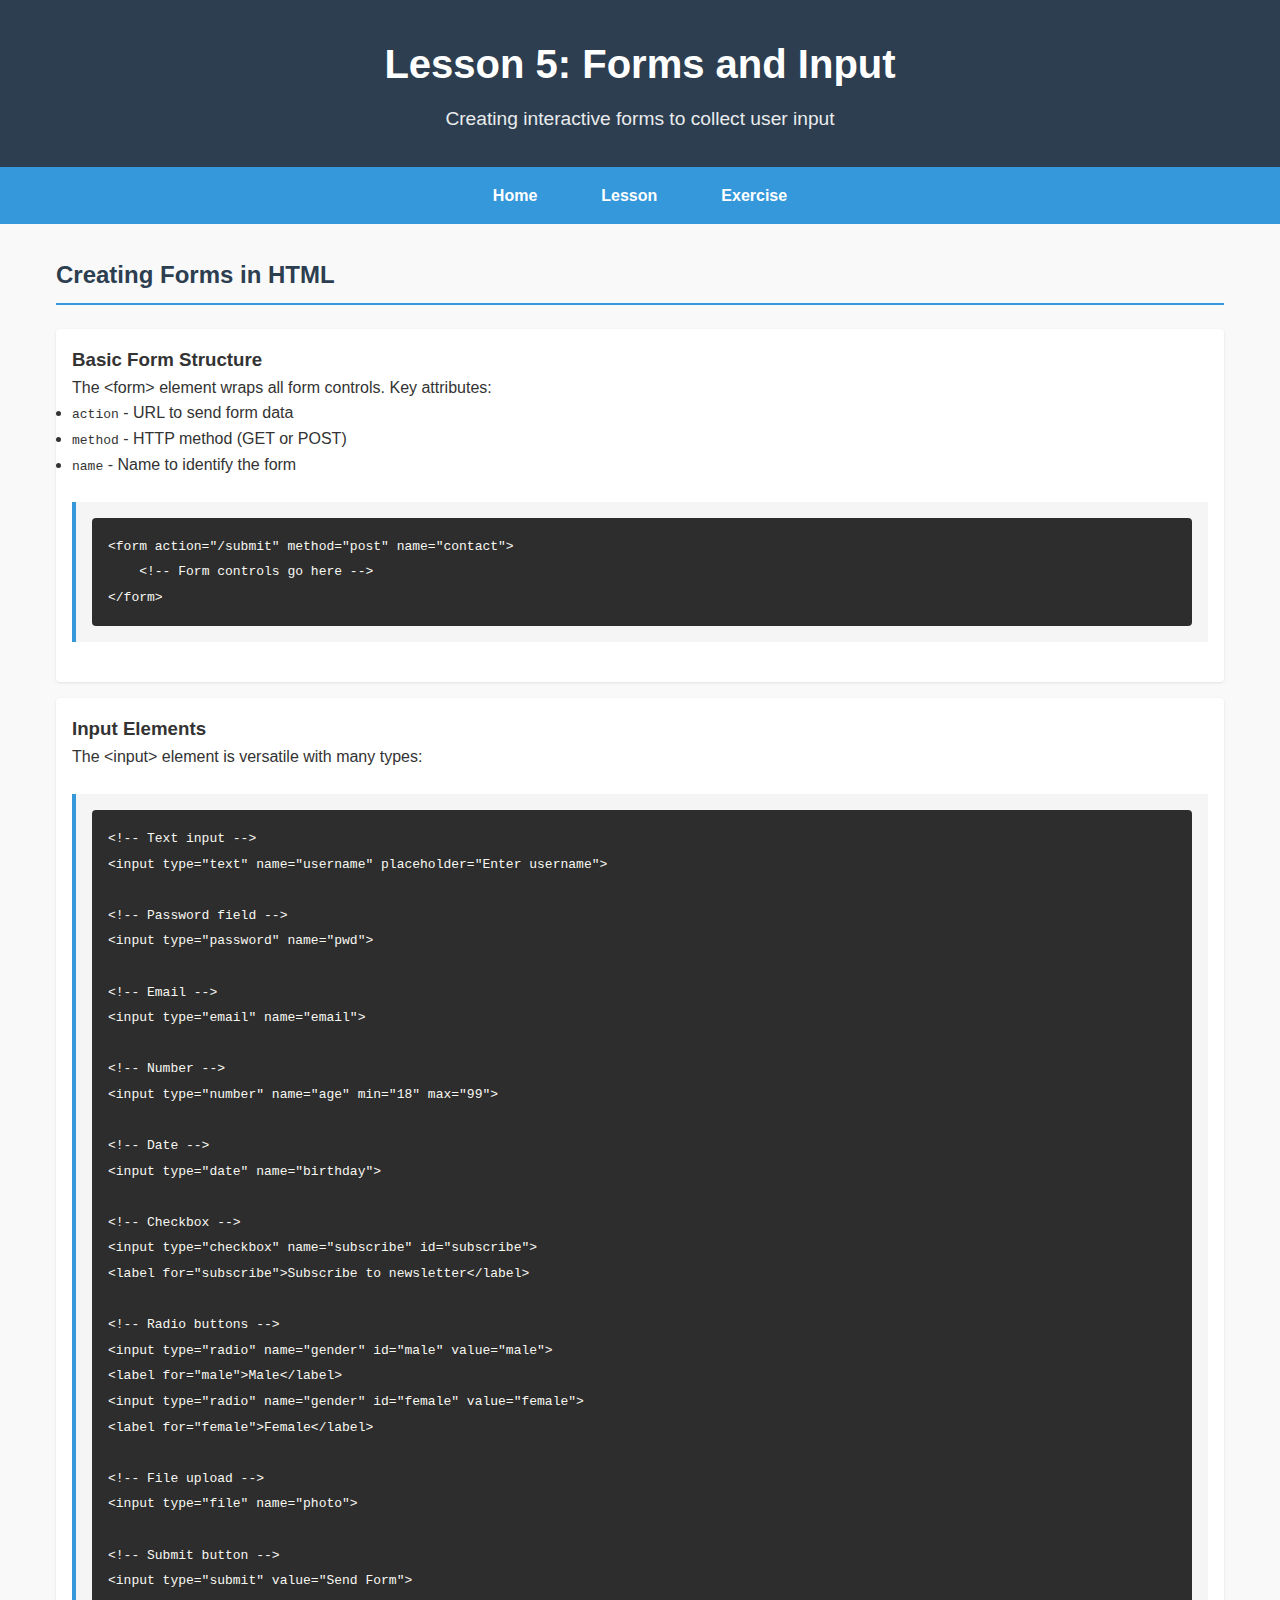
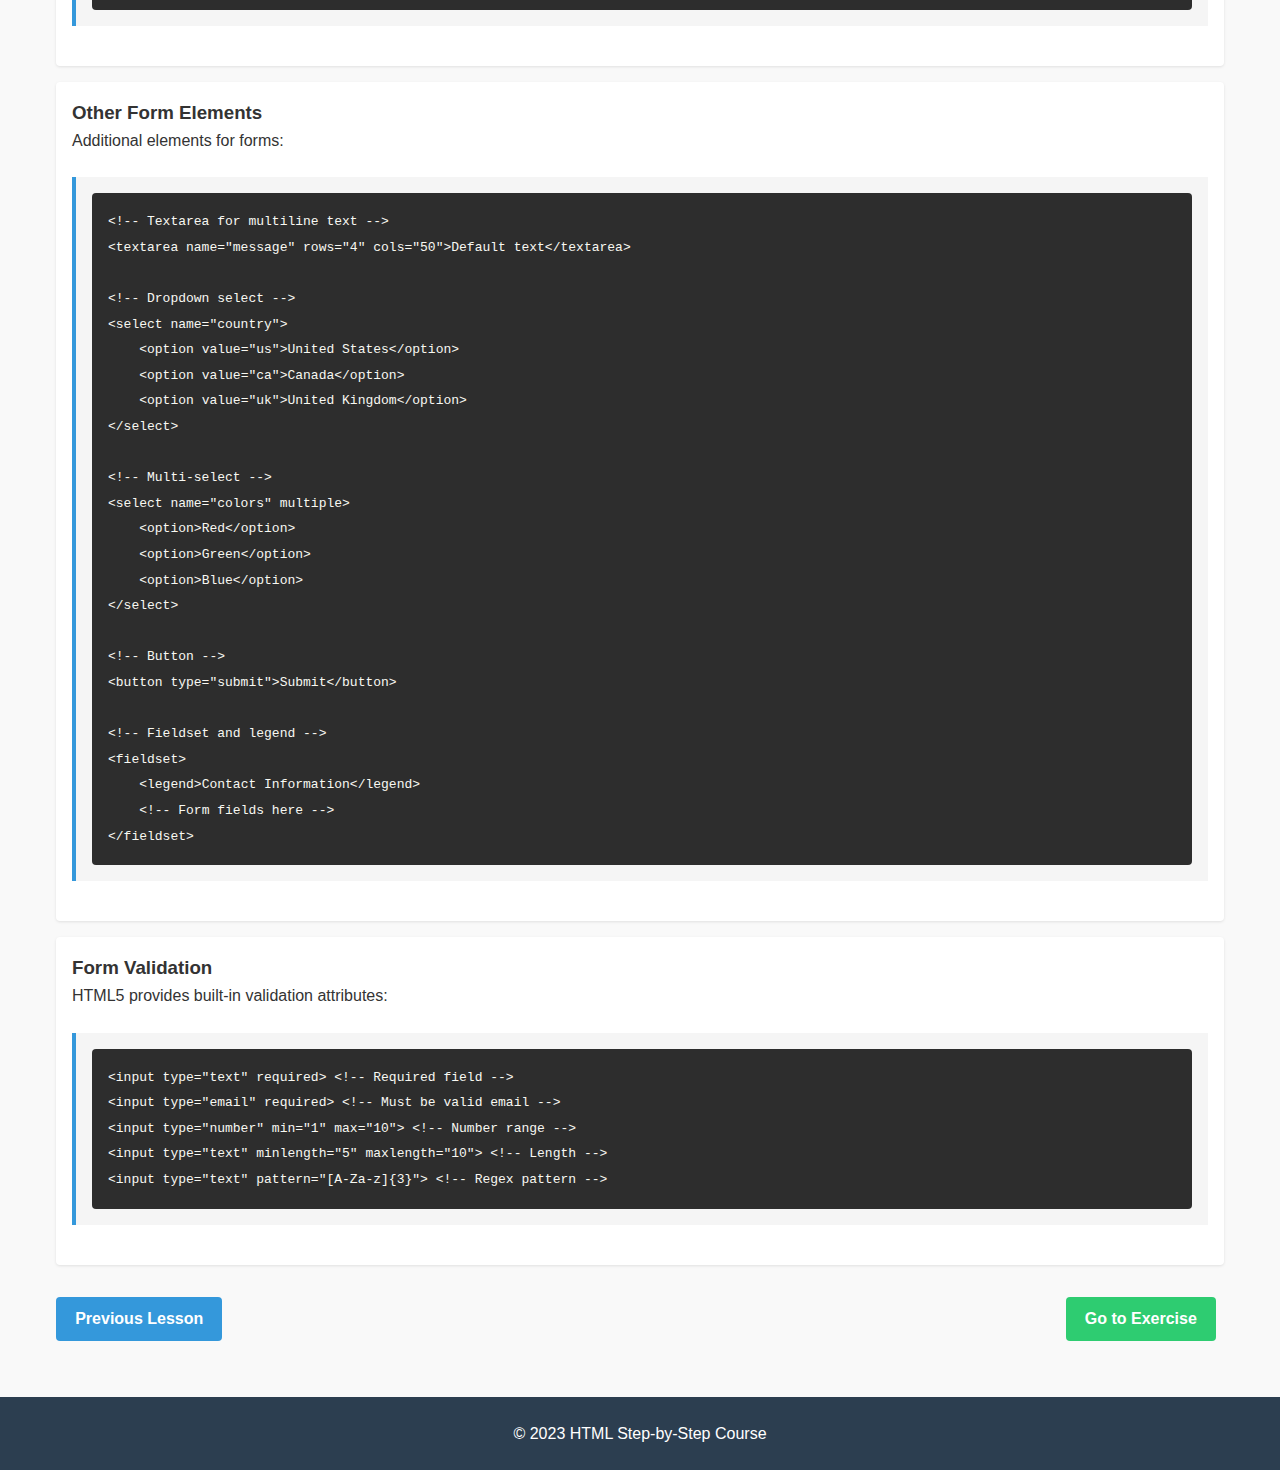
<file: lesson5.html>
<!DOCTYPE html>
<html lang="en">
<head>
    <meta charset="UTF-8">
    <meta name="viewport" content="width=device-width, initial-scale=1.0">
    <title>Lesson 5: Forms and Input | HTML Course</title>
    <link rel="stylesheet" href="style.css">
</head>
<body>
    <header>
        <h1>Lesson 5: Forms and Input</h1>
        <p>Creating interactive forms to collect user input</p>
    </header>
    
    <nav>
        <ul>
            <li><a href="index.html">Home</a></li>
            <li><a href="#lesson">Lesson</a></li>
            <li><a href="#exercise">Exercise</a></li>
        </ul>
    </nav>
    
    <main>
        <section id="lesson">
            <h2>Creating Forms in HTML</h2>
            
            <div class="concept">
                <h3>Basic Form Structure</h3>
                <p>The &lt;form&gt; element wraps all form controls. Key attributes:</p>
                <ul>
                    <li><code>action</code> - URL to send form data</li>
                    <li><code>method</code> - HTTP method (GET or POST)</li>
                    <li><code>name</code> - Name to identify the form</li>
                </ul>
                <div class="code-example">
                    <pre><code>&lt;form action="/submit" method="post" name="contact"&gt;
    &lt;!-- Form controls go here --&gt;
&lt;/form&gt;</code></pre>
                </div>
            </div>
            
            <div class="concept">
                <h3>Input Elements</h3>
                <p>The &lt;input&gt; element is versatile with many types:</p>
                <div class="code-example">
                    <pre><code>&lt;!-- Text input --&gt;
&lt;input type="text" name="username" placeholder="Enter username"&gt;

&lt;!-- Password field --&gt;
&lt;input type="password" name="pwd"&gt;

&lt;!-- Email --&gt;
&lt;input type="email" name="email"&gt;

&lt;!-- Number --&gt;
&lt;input type="number" name="age" min="18" max="99"&gt;

&lt;!-- Date --&gt;
&lt;input type="date" name="birthday"&gt;

&lt;!-- Checkbox --&gt;
&lt;input type="checkbox" name="subscribe" id="subscribe"&gt;
&lt;label for="subscribe"&gt;Subscribe to newsletter&lt;/label&gt;

&lt;!-- Radio buttons --&gt;
&lt;input type="radio" name="gender" id="male" value="male"&gt;
&lt;label for="male"&gt;Male&lt;/label&gt;
&lt;input type="radio" name="gender" id="female" value="female"&gt;
&lt;label for="female"&gt;Female&lt;/label&gt;

&lt;!-- File upload --&gt;
&lt;input type="file" name="photo"&gt;

&lt;!-- Submit button --&gt;
&lt;input type="submit" value="Send Form"&gt;</code></pre>
                </div>
            </div>
            
            <div class="concept">
                <h3>Other Form Elements</h3>
                <p>Additional elements for forms:</p>
                <div class="code-example">
                    <pre><code>&lt;!-- Textarea for multiline text --&gt;
&lt;textarea name="message" rows="4" cols="50"&gt;Default text&lt;/textarea&gt;

&lt;!-- Dropdown select --&gt;
&lt;select name="country"&gt;
    &lt;option value="us"&gt;United States&lt;/option&gt;
    &lt;option value="ca"&gt;Canada&lt;/option&gt;
    &lt;option value="uk"&gt;United Kingdom&lt;/option&gt;
&lt;/select&gt;

&lt;!-- Multi-select --&gt;
&lt;select name="colors" multiple&gt;
    &lt;option&gt;Red&lt;/option&gt;
    &lt;option&gt;Green&lt;/option&gt;
    &lt;option&gt;Blue&lt;/option&gt;
&lt;/select&gt;

&lt;!-- Button --&gt;
&lt;button type="submit"&gt;Submit&lt;/button&gt;

&lt;!-- Fieldset and legend --&gt;
&lt;fieldset&gt;
    &lt;legend&gt;Contact Information&lt;/legend&gt;
    &lt;!-- Form fields here --&gt;
&lt;/fieldset&gt;</code></pre>
                </div>
            </div>
            
            <div class="concept">
                <h3>Form Validation</h3>
                <p>HTML5 provides built-in validation attributes:</p>
                <div class="code-example">
                    <pre><code>&lt;input type="text" required&gt; &lt;!-- Required field --&gt;
&lt;input type="email" required&gt; &lt;!-- Must be valid email --&gt;
&lt;input type="number" min="1" max="10"&gt; &lt;!-- Number range --&gt;
&lt;input type="text" minlength="5" maxlength="10"&gt; &lt;!-- Length --&gt;
&lt;input type="text" pattern="[A-Za-z]{3}"&gt; &lt;!-- Regex pattern --&gt;</code></pre>
                </div>
            </div>
            
            <div class="navigation-buttons">
                <a href="lesson4.html" class="button">Previous Lesson</a>
                <a href="exercise5.html" class="button exercise">Go to Exercise</a>
            </div>
        </section>
    </main>
    
    <footer>
        <p>© 2023 HTML Step-by-Step Course</p>
    </footer>
</body>
</html>
</file>
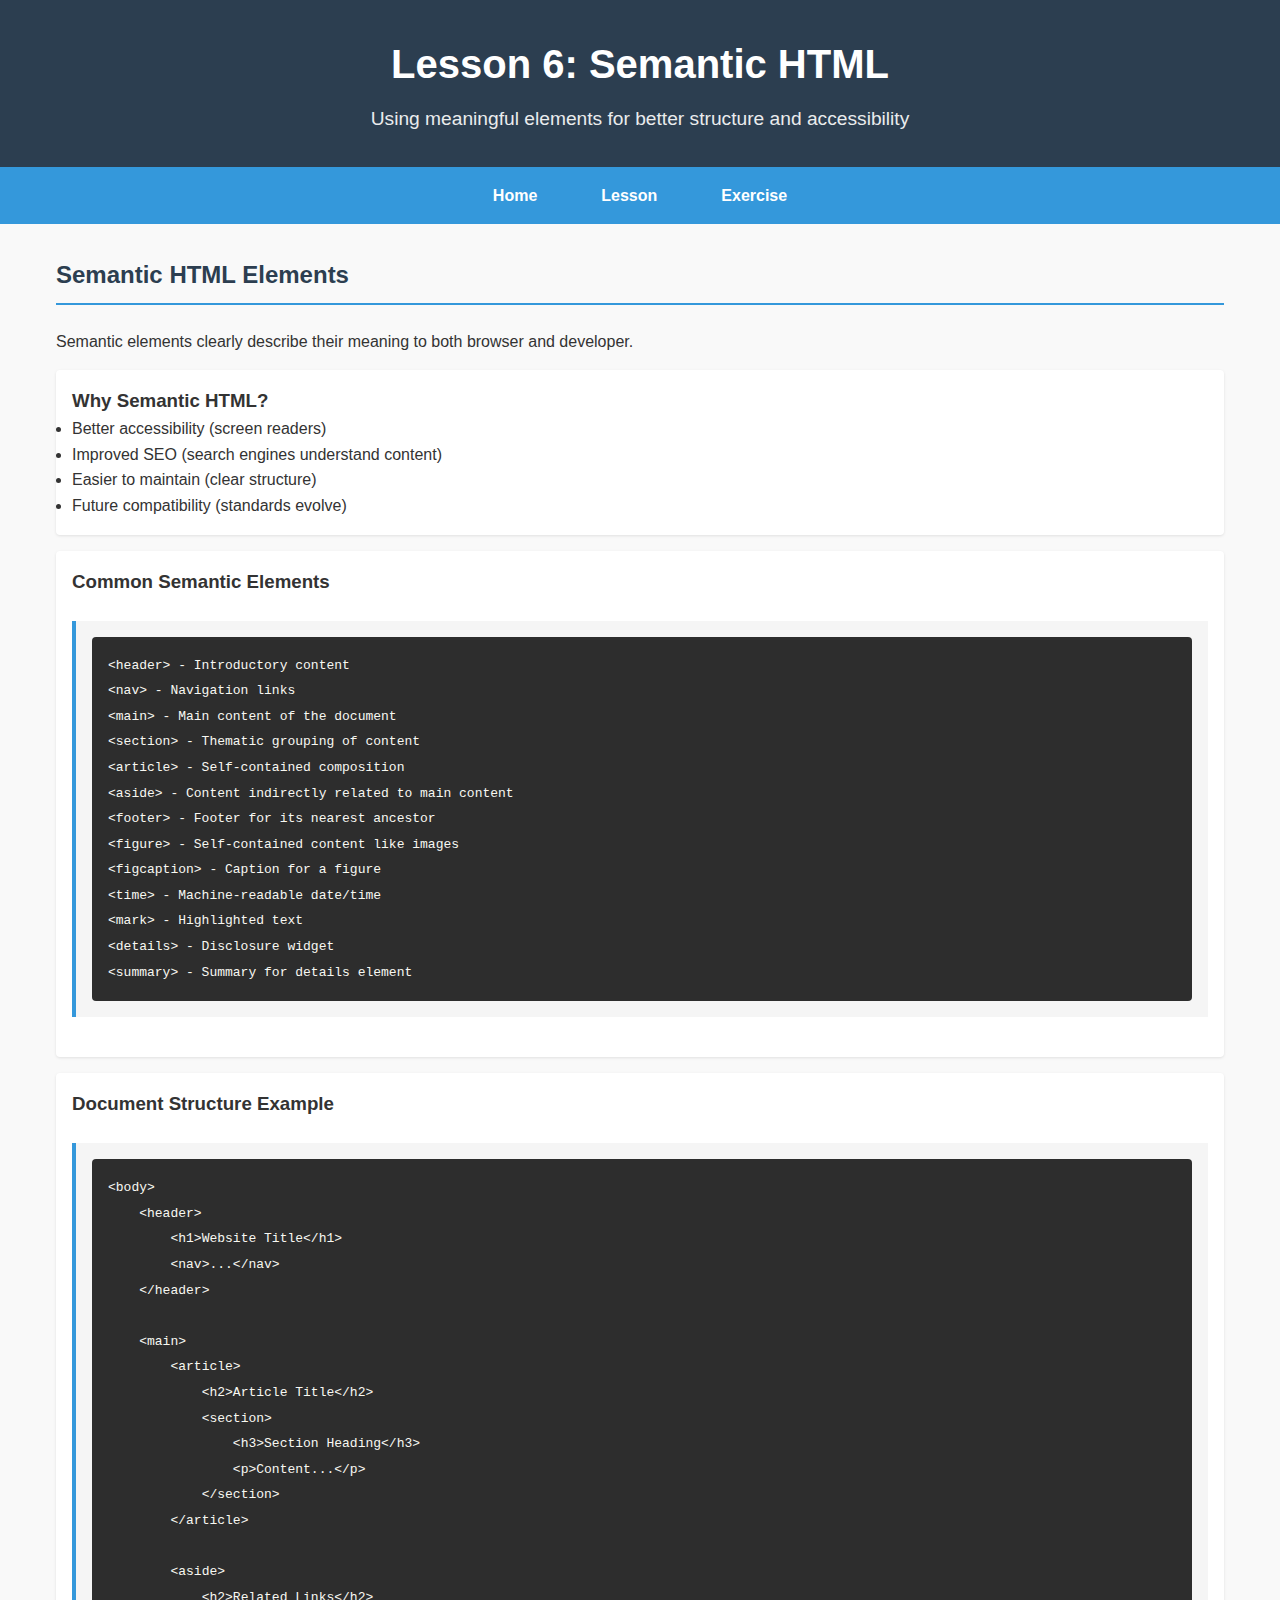
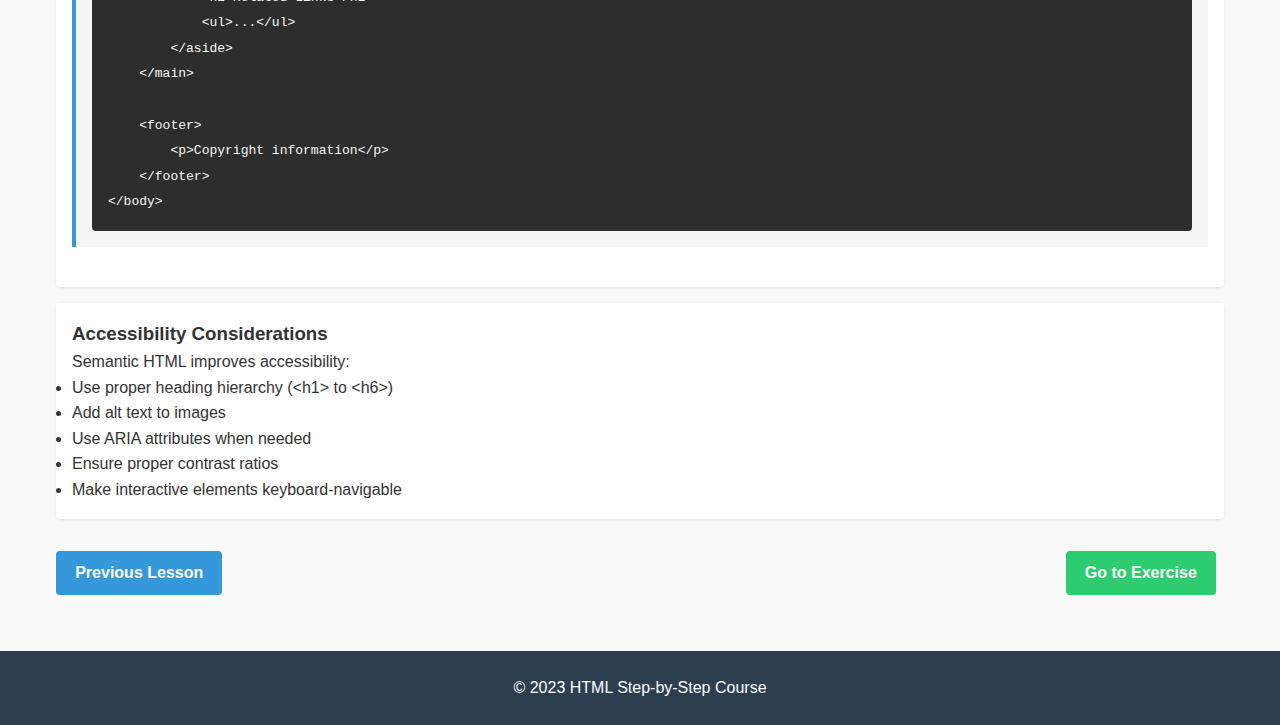
<file: lesson6.html>
<!DOCTYPE html>
<html lang="en">
<head>
    <meta charset="UTF-8">
    <meta name="viewport" content="width=device-width, initial-scale=1.0">
    <title>Lesson 6: Semantic HTML | HTML Course</title>
    <link rel="stylesheet" href="style.css">
</head>
<body>
    <header>
        <h1>Lesson 6: Semantic HTML</h1>
        <p>Using meaningful elements for better structure and accessibility</p>
    </header>
    
    <nav>
        <ul>
            <li><a href="index.html">Home</a></li>
            <li><a href="#lesson">Lesson</a></li>
            <li><a href="#exercise">Exercise</a></li>
        </ul>
    </nav>
    
    <main>
        <section id="lesson">
            <h2>Semantic HTML Elements</h2>
            <p>Semantic elements clearly describe their meaning to both browser and developer.</p>
            
            <div class="concept">
                <h3>Why Semantic HTML?</h3>
                <ul>
                    <li>Better accessibility (screen readers)</li>
                    <li>Improved SEO (search engines understand content)</li>
                    <li>Easier to maintain (clear structure)</li>
                    <li>Future compatibility (standards evolve)</li>
                </ul>
            </div>
            
            <div class="concept">
                <h3>Common Semantic Elements</h3>
                <div class="code-example">
                    <pre><code>&lt;header&gt; - Introductory content
&lt;nav&gt; - Navigation links
&lt;main&gt; - Main content of the document
&lt;section&gt; - Thematic grouping of content
&lt;article&gt; - Self-contained composition
&lt;aside&gt; - Content indirectly related to main content
&lt;footer&gt; - Footer for its nearest ancestor
&lt;figure&gt; - Self-contained content like images
&lt;figcaption&gt; - Caption for a figure
&lt;time&gt; - Machine-readable date/time
&lt;mark&gt; - Highlighted text
&lt;details&gt; - Disclosure widget
&lt;summary&gt; - Summary for details element</code></pre>
                </div>
            </div>
            
            <div class="concept">
                <h3>Document Structure Example</h3>
                <div class="code-example">
                    <pre><code>&lt;body&gt;
    &lt;header&gt;
        &lt;h1&gt;Website Title&lt;/h1&gt;
        &lt;nav&gt;...&lt;/nav&gt;
    &lt;/header&gt;
    
    &lt;main&gt;
        &lt;article&gt;
            &lt;h2&gt;Article Title&lt;/h2&gt;
            &lt;section&gt;
                &lt;h3&gt;Section Heading&lt;/h3&gt;
                &lt;p&gt;Content...&lt;/p&gt;
            &lt;/section&gt;
        &lt;/article&gt;
        
        &lt;aside&gt;
            &lt;h2&gt;Related Links&lt;/h2&gt;
            &lt;ul&gt;...&lt;/ul&gt;
        &lt;/aside&gt;
    &lt;/main&gt;
    
    &lt;footer&gt;
        &lt;p&gt;Copyright information&lt;/p&gt;
    &lt;/footer&gt;
&lt;/body&gt;</code></pre>
                </div>
            </div>
            
            <div class="concept">
                <h3>Accessibility Considerations</h3>
                <p>Semantic HTML improves accessibility:</p>
                <ul>
                    <li>Use proper heading hierarchy (&lt;h1&gt; to &lt;h6&gt;)</li>
                    <li>Add alt text to images</li>
                    <li>Use ARIA attributes when needed</li>
                    <li>Ensure proper contrast ratios</li>
                    <li>Make interactive elements keyboard-navigable</li>
                </ul>
            </div>
            
            <div class="navigation-buttons">
                <a href="lesson5.html" class="button">Previous Lesson</a>
                <a href="exercise6.html" class="button exercise">Go to Exercise</a>
            </div>
        </section>
    </main>
    
    <footer>
        <p>© 2023 HTML Step-by-Step Course</p>
    </footer>
</body>
</html>
</file>
<file: style.css>
/* Global Styles */
:root {
    --primary-color: #3498db;
    --secondary-color: #2980b9;
    --accent-color: #e74c3c;
    --light-color: #ecf0f1;
    --dark-color: #2c3e50;
    --success-color: #2ecc71;
}

* {
    margin: 0;
    padding: 0;
    box-sizing: border-box;
}

body {
    font-family: 'Segoe UI', Tahoma, Geneva, Verdana, sans-serif;
    line-height: 1.6;
    color: #333;
    background-color: #f9f9f9;
}

a {
    text-decoration: none;
    color: var(--primary-color);
}

/* Header Styles */
header {
    background-color: var(--dark-color);
    color: white;
    text-align: center;
    padding: 2rem 0;
}

header h1 {
    font-size: 2.5rem;
    margin-bottom: 0.5rem;
}

header p {
    font-size: 1.2rem;
    opacity: 0.9;
}

/* Navigation */
nav {
    background-color: var(--primary-color);
    padding: 1rem 0;
}

nav ul {
    display: flex;
    justify-content: center;
    list-style: none;
}

nav ul li {
    margin: 0 1rem;
}

nav ul li a {
    color: white;
    font-weight: bold;
    padding: 0.5rem 1rem;
    border-radius: 4px;
    transition: background-color 0.3s;
}

nav ul li a:hover {
    background-color: var(--secondary-color);
}

/* Main Content */
main {
    max-width: 1200px;
    margin: 2rem auto;
    padding: 0 1rem;
}

section {
    margin-bottom: 3rem;
}

h2 {
    color: var(--dark-color);
    margin-bottom: 1.5rem;
    padding-bottom: 0.5rem;
    border-bottom: 2px solid var(--primary-color);
}

/* Intro Section */
#intro {
    text-align: center;
    padding: 2rem;
    background-color: white;
    border-radius: 8px;
    box-shadow: 0 2px 5px rgba(0,0,0,0.1);
}

#intro p {
    max-width: 800px;
    margin: 0 auto 1.5rem;
}

/* Lesson Grid */
.lesson-grid {
    display: grid;
    grid-template-columns: repeat(auto-fill, minmax(300px, 1fr));
    gap: 1.5rem;
}

.lesson-card {
    background-color: white;
    padding: 1.5rem;
    border-radius: 8px;
    box-shadow: 0 2px 5px rgba(0,0,0,0.1);
    transition: transform 0.3s, box-shadow 0.3s;
}

.lesson-card:hover {
    transform: translateY(-5px);
    box-shadow: 0 5px 15px rgba(0,0,0,0.1);
}

.lesson-card h3 {
    color: var(--primary-color);
    margin-bottom: 0.5rem;
}

.lesson-card p {
    margin-bottom: 1rem;
    color: #666;
}

/* Buttons */
.button {
    display: inline-block;
    background-color: var(--primary-color);
    color: white;
    padding: 0.6rem 1.2rem;
    border-radius: 4px;
    font-weight: bold;
    transition: background-color 0.3s;
    margin-right: 0.5rem;
    margin-bottom: 0.5rem;
}

.button:hover {
    background-color: var(--secondary-color);
}

.button.exercise {
    background-color: var(--success-color);
}

.button.exercise:hover {
    background-color: #27ae60;
}

.start-button {
    margin-top: 1.5rem;
}

.start-button .button {
    padding: 0.8rem 1.5rem;
    font-size: 1.1rem;
}

/* Footer */
footer {
    background-color: var(--dark-color);
    color: white;
    text-align: center;
    padding: 1.5rem 0;
    margin-top: 2rem;
}
/* Lesson Page Styles */
.code-example {
    background-color: #f5f5f5;
    border-left: 4px solid var(--primary-color);
    padding: 1rem;
    margin: 1.5rem 0;
    overflow-x: auto;
}

.code-example h3 {
    margin-bottom: 0.5rem;
    color: var(--dark-color);
}

pre {
    white-space: pre-wrap;
    font-family: 'Courier New', Courier, monospace;
    background-color: #2d2d2d;
    color: #f8f8f2;
    padding: 1rem;
    border-radius: 4px;
    overflow-x: auto;
}

.concept {
    background-color: white;
    padding: 1rem;
    margin: 1rem 0;
    border-radius: 4px;
    box-shadow: 0 1px 3px rgba(0,0,0,0.1);
}

.concept h4 {
    color: var(--secondary-color);
    margin-bottom: 0.5rem;
}

.navigation-buttons {
    margin-top: 2rem;
    display: flex;
    justify-content: space-between;
}

/* Exercise Page Styles */
.exercise-instructions {
    background-color: white;
    padding: 1.5rem;
    border-radius: 8px;
    box-shadow: 0 2px 5px rgba(0,0,0,0.1);
    margin: 1.5rem 0;
}

.exercise-instructions ol {
    padding-left: 1.5rem;
}

.exercise-instructions ul {
    padding-left: 1.5rem;
    margin: 0.5rem 0;
}

.exercise-hint {
    background-color: #fff9e6;
    padding: 1rem;
    border-left: 4px solid #f1c40f;
    margin: 1.5rem 0;
}

/* Responsive Design */
@media (max-width: 768px) {
    nav ul {
        flex-direction: column;
        align-items: center;
    }
    
    nav ul li {
        margin: 0.3rem 0;
    }
    
    .lesson-grid {
        grid-template-columns: 1fr;
    }
}
</file>
